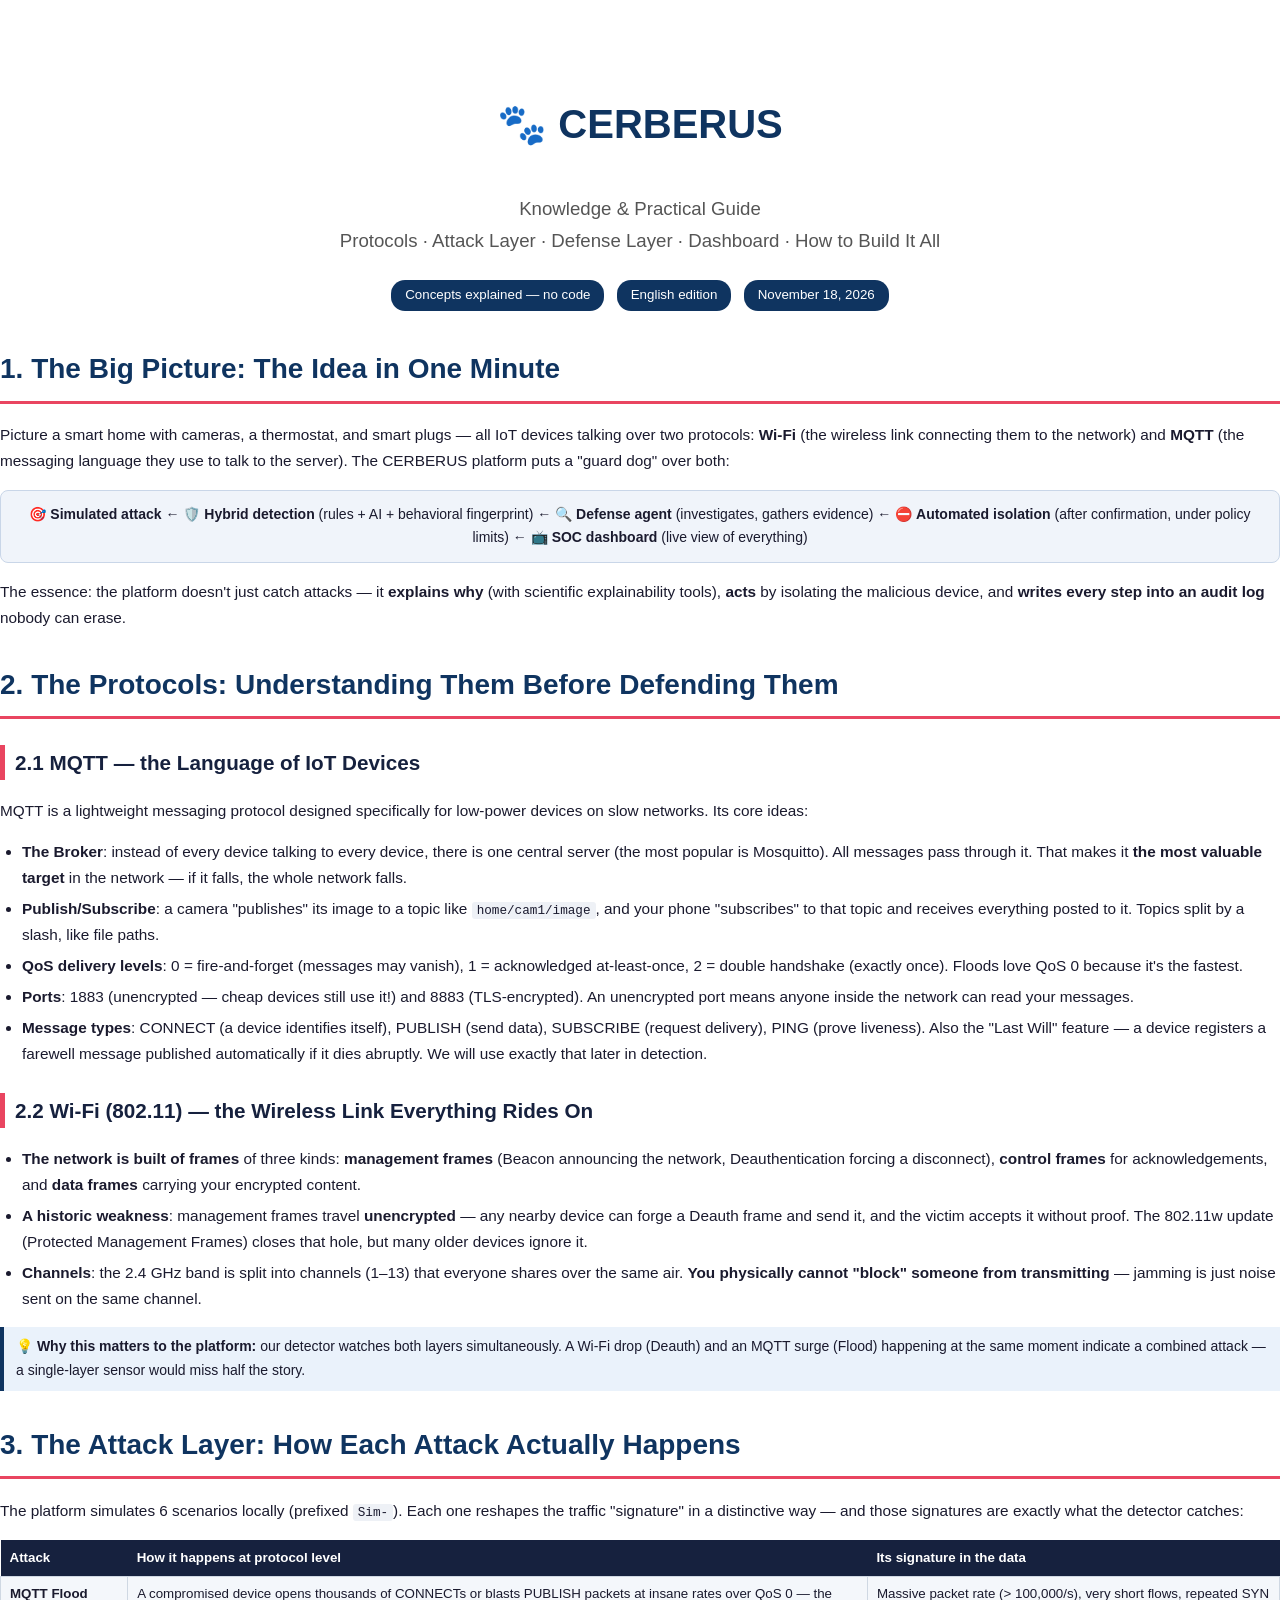
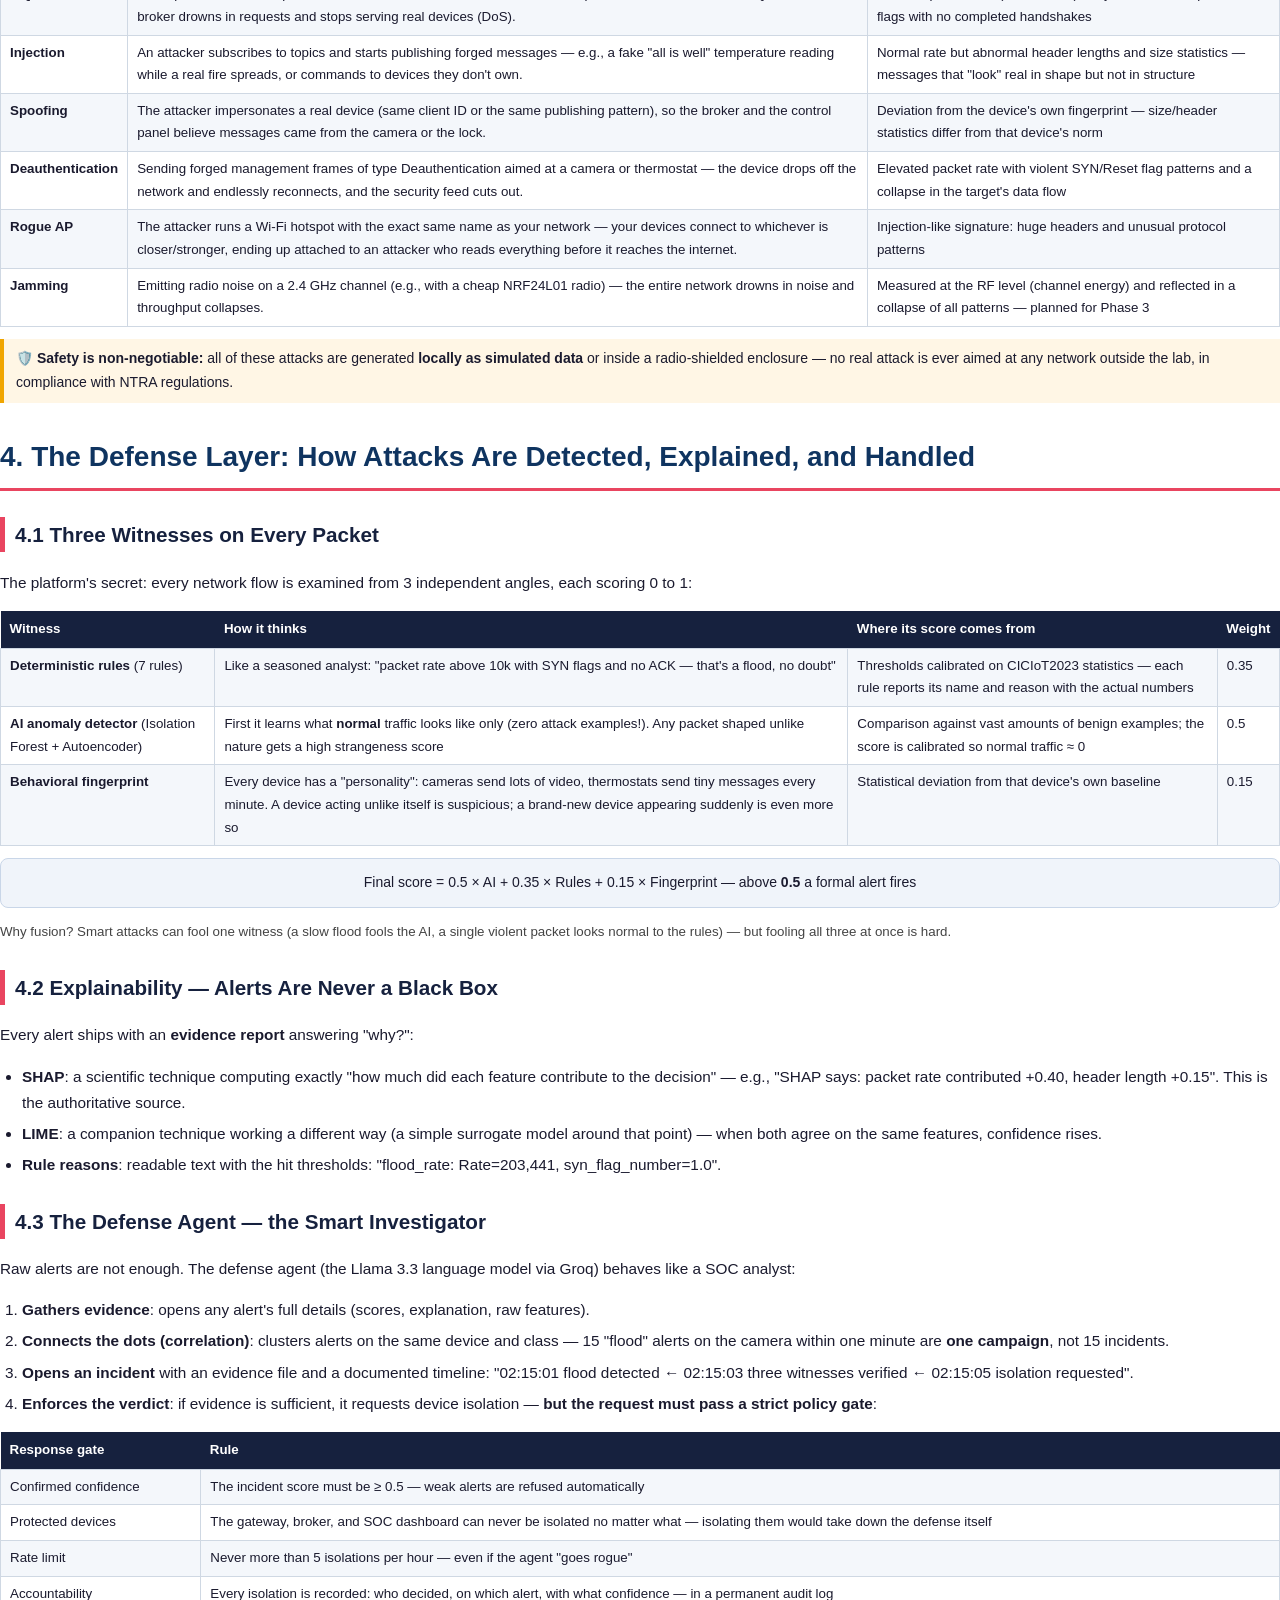
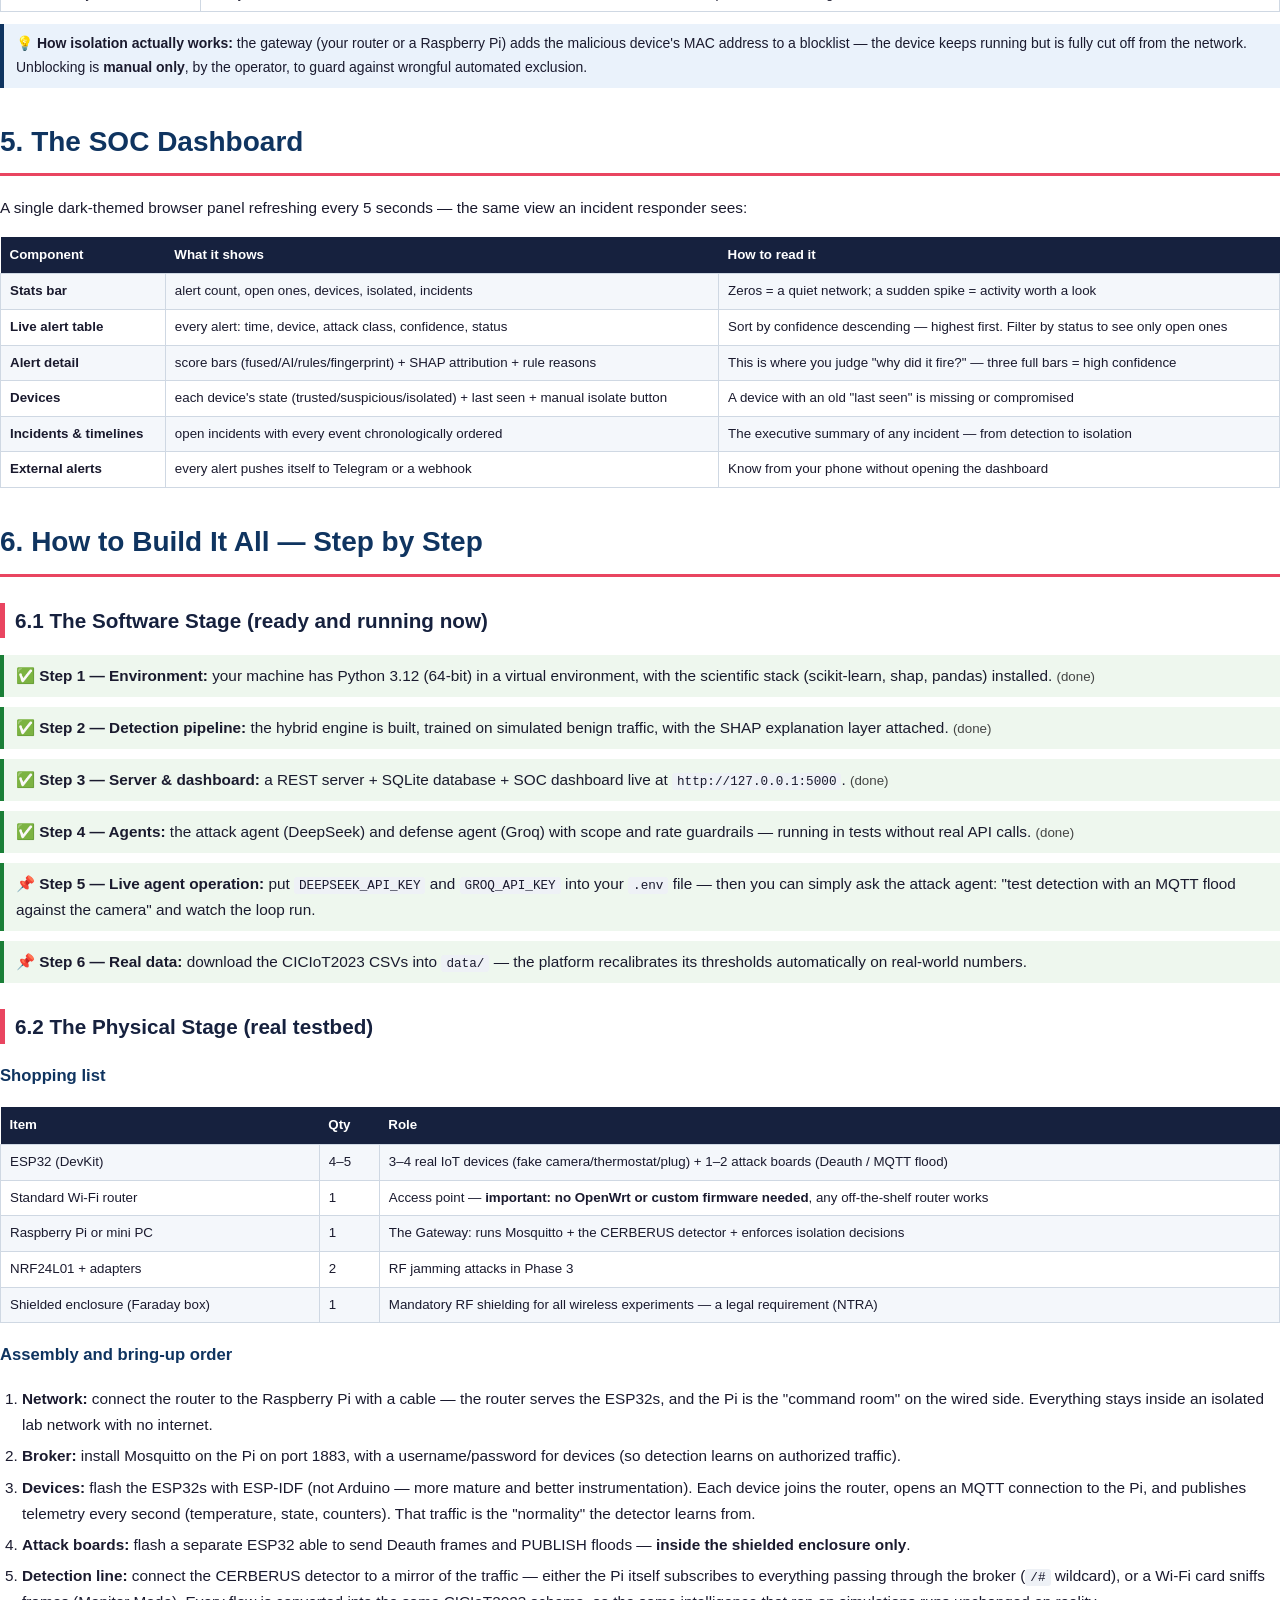
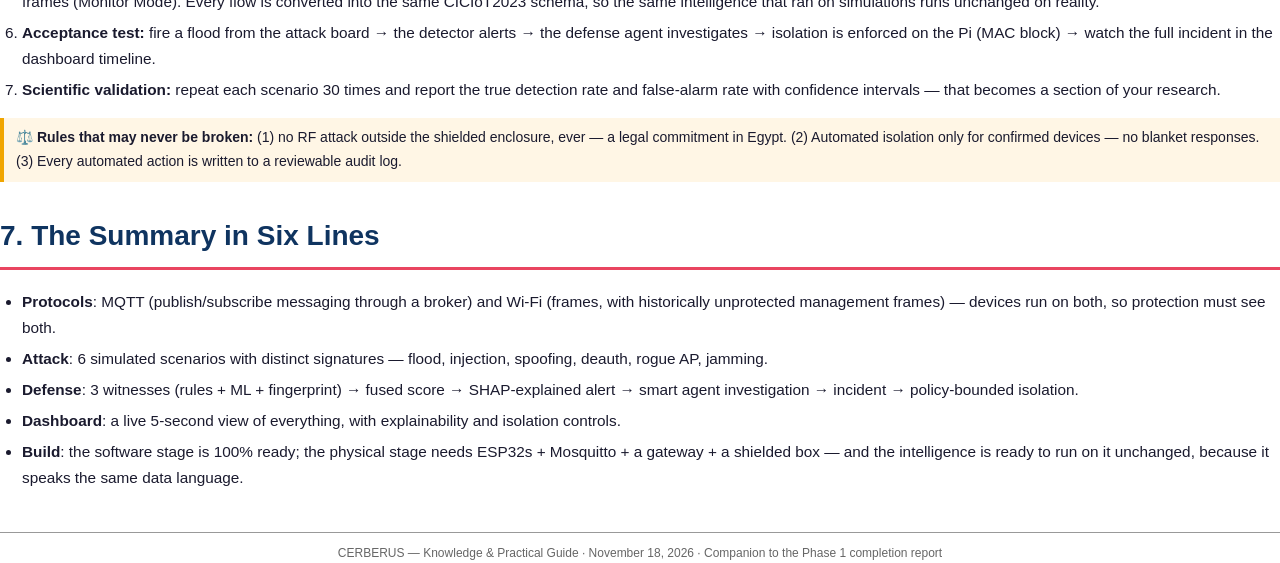
<file: Rozan/docs/2026-11-18_cerberus-concepts-guide-en.html>
<!DOCTYPE html>
<html lang="en">
<head>
<meta charset="UTF-8">
<title>CERBERUS — Knowledge Guide: Protocols, Attack, Defense &amp; Dashboard</title>
<style>
  @page { size: A4; margin: 18mm 16mm; }
  body { font-family: "Segoe UI", Tahoma, Arial, sans-serif; font-size: 11.5pt; line-height: 1.7; color: #1a1a2e; margin: 0; }
  h1 { font-size: 21pt; color: #0f3460; border-bottom: 3px solid #e94560; padding-bottom: 8px; margin-top: 30px; }
  h2 { font-size: 15.5pt; color: #16213e; border-left: 5px solid #e94560; padding-left: 10px; margin-top: 26px; }
  h3 { font-size: 12.5pt; color: #0f3460; margin-top: 18px; }
  table { border-collapse: collapse; width: 100%; margin: 12px 0; font-size: 10pt; }
  th { background: #16213e; color: #fff; padding: 7px 9px; text-align: left; }
  td { border: 1px solid #cfd8e3; padding: 6px 9px; vertical-align: top; }
  tr:nth-child(even) td { background: #f4f7fb; }
  .flow { background: #f0f4fa; border: 1px solid #c9d6e8; border-radius: 8px; padding: 12px 16px; margin: 12px 0; font-size: 10.5pt; text-align: center; }
  .warn { background: #fff6e5; border-left: 4px solid #f0a500; padding: 8px 12px; margin: 10px 0; font-size: 10.5pt; }
  .tip { background: #eaf2fb; border-left: 4px solid #0f3460; padding: 8px 12px; margin: 10px 0; font-size: 10.5pt; }
  .cover { text-align: center; padding-top: 60px; }
  .cover h1 { border: none; font-size: 30pt; }
  .cover .sub { font-size: 14pt; color: #555; }
  .badge { display: inline-block; background: #0f3460; color: #fff; padding: 4px 14px; border-radius: 14px; font-size: 10pt; margin: 4px; }
  ul, ol { padding-left: 22px; }
  li { margin-bottom: 5px; }
  .step { background: #eef7ee; border-left: 4px solid #1a7f37; padding: 8px 12px; margin: 10px 0; }
  .footer { margin-top: 40px; padding-top: 10px; border-top: 1px solid #999; font-size: 9pt; color: #666; text-align: center; }
  .mini { font-size: 10pt; color: #444; }
  code { background: #eef1f6; padding: 1px 5px; border-radius: 3px; font-family: Consolas, monospace; font-size: 9.5pt; }
</style>
</head>
<body>

<div class="cover">
  <h1>🐾 CERBERUS</h1>
  <div class="sub">Knowledge &amp; Practical Guide<br>Protocols · Attack Layer · Defense Layer · Dashboard · How to Build It All</div>
  <div style="margin-top:20px;">
    <span class="badge">Concepts explained — no code</span>
    <span class="badge">English edition</span>
    <span class="badge">November 18, 2026</span>
  </div>
</div>

<h1>1. The Big Picture: The Idea in One Minute</h1>
<p>Picture a smart home with cameras, a thermostat, and smart plugs — all IoT devices talking over two protocols: <b>Wi-Fi</b> (the wireless link connecting them to the network) and <b>MQTT</b> (the messaging language they use to talk to the server). The CERBERUS platform puts a "guard dog" over both:</p>
<div class="flow">🎯 <b>Simulated attack</b> ← 🛡️ <b>Hybrid detection</b> (rules + AI + behavioral fingerprint) ← 🔍 <b>Defense agent</b> (investigates, gathers evidence) ← ⛔ <b>Automated isolation</b> (after confirmation, under policy limits) ← 📺 <b>SOC dashboard</b> (live view of everything)</div>
<p>The essence: the platform doesn't just catch attacks — it <b>explains why</b> (with scientific explainability tools), <b>acts</b> by isolating the malicious device, and <b>writes every step into an audit log</b> nobody can erase.</p>

<h1>2. The Protocols: Understanding Them Before Defending Them</h1>

<h2>2.1 MQTT — the Language of IoT Devices</h2>
<p>MQTT is a lightweight messaging protocol designed specifically for low-power devices on slow networks. Its core ideas:</p>
<ul>
  <li><b>The Broker</b>: instead of every device talking to every device, there is one central server (the most popular is Mosquitto). All messages pass through it. That makes it <b>the most valuable target</b> in the network — if it falls, the whole network falls.</li>
  <li><b>Publish/Subscribe</b>: a camera "publishes" its image to a topic like <code>home/cam1/image</code>, and your phone "subscribes" to that topic and receives everything posted to it. Topics split by a slash, like file paths.</li>
  <li><b>QoS delivery levels</b>: 0 = fire-and-forget (messages may vanish), 1 = acknowledged at-least-once, 2 = double handshake (exactly once). Floods love QoS 0 because it's the fastest.</li>
  <li><b>Ports</b>: 1883 (unencrypted — cheap devices still use it!) and 8883 (TLS-encrypted). An unencrypted port means anyone inside the network can read your messages.</li>
  <li><b>Message types</b>: CONNECT (a device identifies itself), PUBLISH (send data), SUBSCRIBE (request delivery), PING (prove liveness). Also the "Last Will" feature — a device registers a farewell message published automatically if it dies abruptly. We will use exactly that later in detection.</li>
</ul>

<h2>2.2 Wi-Fi (802.11) — the Wireless Link Everything Rides On</h2>
<ul>
  <li><b>The network is built of frames</b> of three kinds: <b>management frames</b> (Beacon announcing the network, Deauthentication forcing a disconnect), <b>control frames</b> for acknowledgements, and <b>data frames</b> carrying your encrypted content.</li>
  <li><b>A historic weakness</b>: management frames travel <b>unencrypted</b> — any nearby device can forge a Deauth frame and send it, and the victim accepts it without proof. The 802.11w update (Protected Management Frames) closes that hole, but many older devices ignore it.</li>
  <li><b>Channels</b>: the 2.4&nbsp;GHz band is split into channels (1–13) that everyone shares over the same air. <b>You physically cannot "block" someone from transmitting</b> — jamming is just noise sent on the same channel.</li>
</ul>
<div class="tip">💡 <b>Why this matters to the platform:</b> our detector watches both layers simultaneously. A Wi-Fi drop (Deauth) and an MQTT surge (Flood) happening at the same moment indicate a combined attack — a single-layer sensor would miss half the story.</div>

<h1>3. The Attack Layer: How Each Attack Actually Happens</h1>
<p>The platform simulates 6 scenarios locally (prefixed <code>Sim-</code>). Each one reshapes the traffic "signature" in a distinctive way — and those signatures are exactly what the detector catches:</p>

<table>
  <tr><th>Attack</th><th>How it happens at protocol level</th><th>Its signature in the data</th></tr>
  <tr><td><b>MQTT Flood</b></td><td>A compromised device opens thousands of CONNECTs or blasts PUBLISH packets at insane rates over QoS 0 — the broker drowns in requests and stops serving real devices (DoS).</td><td>Massive packet rate (&gt; 100,000/s), very short flows, repeated SYN flags with no completed handshakes</td></tr>
  <tr><td><b>Injection</b></td><td>An attacker subscribes to topics and starts publishing forged messages — e.g., a fake "all is well" temperature reading while a real fire spreads, or commands to devices they don't own.</td><td>Normal rate but abnormal header lengths and size statistics — messages that "look" real in shape but not in structure</td></tr>
  <tr><td><b>Spoofing</b></td><td>The attacker impersonates a real device (same client ID or the same publishing pattern), so the broker and the control panel believe messages came from the camera or the lock.</td><td>Deviation from the device's own fingerprint — size/header statistics differ from that device's norm</td></tr>
  <tr><td><b>Deauthentication</b></td><td>Sending forged management frames of type Deauthentication aimed at a camera or thermostat — the device drops off the network and endlessly reconnects, and the security feed cuts out.</td><td>Elevated packet rate with violent SYN/Reset flag patterns and a collapse in the target's data flow</td></tr>
  <tr><td><b>Rogue AP</b></td><td>The attacker runs a Wi-Fi hotspot with the exact same name as your network — your devices connect to whichever is closer/stronger, ending up attached to an attacker who reads everything before it reaches the internet.</td><td>Injection-like signature: huge headers and unusual protocol patterns</td></tr>
  <tr><td><b>Jamming</b></td><td>Emitting radio noise on a 2.4&nbsp;GHz channel (e.g., with a cheap NRF24L01 radio) — the entire network drowns in noise and throughput collapses.</td><td>Measured at the RF level (channel energy) and reflected in a collapse of all patterns — planned for Phase 3</td></tr>
</table>
<div class="warn">🛡️ <b>Safety is non-negotiable:</b> all of these attacks are generated <b>locally as simulated data</b> or inside a radio-shielded enclosure — no real attack is ever aimed at any network outside the lab, in compliance with NTRA regulations.</div>

<h1>4. The Defense Layer: How Attacks Are Detected, Explained, and Handled</h1>

<h2>4.1 Three Witnesses on Every Packet</h2>
<p>The platform's secret: every network flow is examined from 3 independent angles, each scoring 0 to 1:</p>
<table>
  <tr><th>Witness</th><th>How it thinks</th><th>Where its score comes from</th><th>Weight</th></tr>
  <tr><td><b>Deterministic rules</b> (7 rules)</td><td>Like a seasoned analyst: "packet rate above 10k with SYN flags and no ACK — that's a flood, no doubt"</td><td>Thresholds calibrated on CICIoT2023 statistics — each rule reports its name and reason with the actual numbers</td><td>0.35</td></tr>
  <tr><td><b>AI anomaly detector</b> (Isolation Forest + Autoencoder)</td><td>First it learns what <b>normal</b> traffic looks like only (zero attack examples!). Any packet shaped unlike nature gets a high strangeness score</td><td>Comparison against vast amounts of benign examples; the score is calibrated so normal traffic ≈ 0</td><td>0.5</td></tr>
  <tr><td><b>Behavioral fingerprint</b></td><td>Every device has a "personality": cameras send lots of video, thermostats send tiny messages every minute. A device acting unlike itself is suspicious; a brand-new device appearing suddenly is even more so</td><td>Statistical deviation from that device's own baseline</td><td>0.15</td></tr>
</table>
<div class="flow">Final score = 0.5 × AI + 0.35 × Rules + 0.15 × Fingerprint — above <b>0.5</b> a formal alert fires</div>
<p class="mini">Why fusion? Smart attacks can fool one witness (a slow flood fools the AI, a single violent packet looks normal to the rules) — but fooling all three at once is hard.</p>

<h2>4.2 Explainability — Alerts Are Never a Black Box</h2>
<p>Every alert ships with an <b>evidence report</b> answering "why?":</p>
<ul>
  <li><b>SHAP</b>: a scientific technique computing exactly "how much did each feature contribute to the decision" — e.g., "SHAP says: packet rate contributed +0.40, header length +0.15". This is the authoritative source.</li>
  <li><b>LIME</b>: a companion technique working a different way (a simple surrogate model around that point) — when both agree on the same features, confidence rises.</li>
  <li><b>Rule reasons</b>: readable text with the hit thresholds: "flood_rate: Rate=203,441, syn_flag_number=1.0".</li>
</ul>

<h2>4.3 The Defense Agent — the Smart Investigator</h2>
<p>Raw alerts are not enough. The defense agent (the Llama 3.3 language model via Groq) behaves like a SOC analyst:</p>
<ol>
  <li><b>Gathers evidence</b>: opens any alert's full details (scores, explanation, raw features).</li>
  <li><b>Connects the dots (correlation)</b>: clusters alerts on the same device and class — 15 "flood" alerts on the camera within one minute are <b>one campaign</b>, not 15 incidents.</li>
  <li><b>Opens an incident</b> with an evidence file and a documented timeline: "02:15:01 flood detected ← 02:15:03 three witnesses verified ← 02:15:05 isolation requested".</li>
  <li><b>Enforces the verdict</b>: if evidence is sufficient, it requests device isolation — <b>but the request must pass a strict policy gate</b>:</li>
</ol>
<table>
  <tr><th>Response gate</th><th>Rule</th></tr>
  <tr><td>Confirmed confidence</td><td>The incident score must be ≥ 0.5 — weak alerts are refused automatically</td></tr>
  <tr><td>Protected devices</td><td>The gateway, broker, and SOC dashboard can never be isolated no matter what — isolating them would take down the defense itself</td></tr>
  <tr><td>Rate limit</td><td>Never more than 5 isolations per hour — even if the agent "goes rogue"</td></tr>
  <tr><td>Accountability</td><td>Every isolation is recorded: who decided, on which alert, with what confidence — in a permanent audit log</td></tr>
</table>
<div class="tip">💡 <b>How isolation actually works:</b> the gateway (your router or a Raspberry Pi) adds the malicious device's MAC address to a blocklist — the device keeps running but is fully cut off from the network. Unblocking is <b>manual only</b>, by the operator, to guard against wrongful automated exclusion.</div>

<h1>5. The SOC Dashboard</h1>
<p>A single dark-themed browser panel refreshing every 5 seconds — the same view an incident responder sees:</p>
<table>
  <tr><th>Component</th><th>What it shows</th><th>How to read it</th></tr>
  <tr><td><b>Stats bar</b></td><td>alert count, open ones, devices, isolated, incidents</td><td>Zeros = a quiet network; a sudden spike = activity worth a look</td></tr>
  <tr><td><b>Live alert table</b></td><td>every alert: time, device, attack class, confidence, status</td><td>Sort by confidence descending — highest first. Filter by status to see only open ones</td></tr>
  <tr><td><b>Alert detail</b></td><td>score bars (fused/AI/rules/fingerprint) + SHAP attribution + rule reasons</td><td>This is where you judge "why did it fire?" — three full bars = high confidence</td></tr>
  <tr><td><b>Devices</b></td><td>each device's state (trusted/suspicious/isolated) + last seen + manual isolate button</td><td>A device with an old "last seen" is missing or compromised</td></tr>
  <tr><td><b>Incidents &amp; timelines</b></td><td>open incidents with every event chronologically ordered</td><td>The executive summary of any incident — from detection to isolation</td></tr>
  <tr><td><b>External alerts</b></td><td>every alert pushes itself to Telegram or a webhook</td><td>Know from your phone without opening the dashboard</td></tr>
</table>

<h1>6. How to Build It All — Step by Step</h1>

<h2>6.1 The Software Stage (ready and running now)</h2>
<div class="step">✅ <b>Step 1 — Environment:</b> your machine has Python 3.12 (64-bit) in a virtual environment, with the scientific stack (scikit-learn, shap, pandas) installed. <span class="mini">(done)</span></div>
<div class="step">✅ <b>Step 2 — Detection pipeline:</b> the hybrid engine is built, trained on simulated benign traffic, with the SHAP explanation layer attached. <span class="mini">(done)</span></div>
<div class="step">✅ <b>Step 3 — Server &amp; dashboard:</b> a REST server + SQLite database + SOC dashboard live at <code>http://127.0.0.1:5000</code>. <span class="mini">(done)</span></div>
<div class="step">✅ <b>Step 4 — Agents:</b> the attack agent (DeepSeek) and defense agent (Groq) with scope and rate guardrails — running in tests without real API calls. <span class="mini">(done)</span></div>
<div class="step">📌 <b>Step 5 — Live agent operation:</b> put <code>DEEPSEEK_API_KEY</code> and <code>GROQ_API_KEY</code> into your <code>.env</code> file — then you can simply ask the attack agent: "test detection with an MQTT flood against the camera" and watch the loop run.</div>
<div class="step">📌 <b>Step 6 — Real data:</b> download the CICIoT2023 CSVs into <code>data/</code> — the platform recalibrates its thresholds automatically on real-world numbers.</div>

<h2>6.2 The Physical Stage (real testbed)</h2>
<h3>Shopping list</h3>
<table>
  <tr><th>Item</th><th>Qty</th><th>Role</th></tr>
  <tr><td>ESP32 (DevKit)</td><td>4–5</td><td>3–4 real IoT devices (fake camera/thermostat/plug) + 1–2 attack boards (Deauth / MQTT flood)</td></tr>
  <tr><td>Standard Wi-Fi router</td><td>1</td><td>Access point — <b>important: no OpenWrt or custom firmware needed</b>, any off-the-shelf router works</td></tr>
  <tr><td>Raspberry Pi or mini PC</td><td>1</td><td>The Gateway: runs Mosquitto + the CERBERUS detector + enforces isolation decisions</td></tr>
  <tr><td>NRF24L01 + adapters</td><td>2</td><td>RF jamming attacks in Phase 3</td></tr>
  <tr><td>Shielded enclosure (Faraday box)</td><td>1</td><td>Mandatory RF shielding for all wireless experiments — a legal requirement (NTRA)</td></tr>
</table>
<h3>Assembly and bring-up order</h3>
<ol>
  <li><b>Network:</b> connect the router to the Raspberry Pi with a cable — the router serves the ESP32s, and the Pi is the "command room" on the wired side. Everything stays inside an isolated lab network with no internet.</li>
  <li><b>Broker:</b> install Mosquitto on the Pi on port 1883, with a username/password for devices (so detection learns on authorized traffic).</li>
  <li><b>Devices:</b> flash the ESP32s with ESP-IDF (not Arduino — more mature and better instrumentation). Each device joins the router, opens an MQTT connection to the Pi, and publishes telemetry every second (temperature, state, counters). That traffic is the "normality" the detector learns from.</li>
  <li><b>Attack boards:</b> flash a separate ESP32 able to send Deauth frames and PUBLISH floods — <b>inside the shielded enclosure only</b>.</li>
  <li><b>Detection line:</b> connect the CERBERUS detector to a mirror of the traffic — either the Pi itself subscribes to everything passing through the broker (<code>/#</code> wildcard), or a Wi-Fi card sniffs frames (Monitor Mode). Every flow is converted into the same CICIoT2023 schema, so the same intelligence that ran on simulations runs unchanged on reality.</li>
  <li><b>Acceptance test:</b> fire a flood from the attack board → the detector alerts → the defense agent investigates → isolation is enforced on the Pi (MAC block) → watch the full incident in the dashboard timeline.</li>
  <li><b>Scientific validation:</b> repeat each scenario 30 times and report the true detection rate and false-alarm rate with confidence intervals — that becomes a section of your research.</li>
</ol>
<div class="warn">⚖️ <b>Rules that may never be broken:</b> (1) no RF attack outside the shielded enclosure, ever — a legal commitment in Egypt. (2) Automated isolation only for confirmed devices — no blanket responses. (3) Every automated action is written to a reviewable audit log.</div>

<h1>7. The Summary in Six Lines</h1>
<ul>
  <li><b>Protocols</b>: MQTT (publish/subscribe messaging through a broker) and Wi-Fi (frames, with historically unprotected management frames) — devices run on both, so protection must see both.</li>
  <li><b>Attack</b>: 6 simulated scenarios with distinct signatures — flood, injection, spoofing, deauth, rogue AP, jamming.</li>
  <li><b>Defense</b>: 3 witnesses (rules + ML + fingerprint) → fused score → SHAP-explained alert → smart agent investigation → incident → policy-bounded isolation.</li>
  <li><b>Dashboard</b>: a live 5-second view of everything, with explainability and isolation controls.</li>
  <li><b>Build</b>: the software stage is 100% ready; the physical stage needs ESP32s + Mosquitto + a gateway + a shielded box — and the intelligence is ready to run on it unchanged, because it speaks the same data language.</li>
</ul>

<div class="footer">CERBERUS — Knowledge &amp; Practical Guide · November 18, 2026 · Companion to the Phase 1 completion report</div>

</body>
</html>
</file>
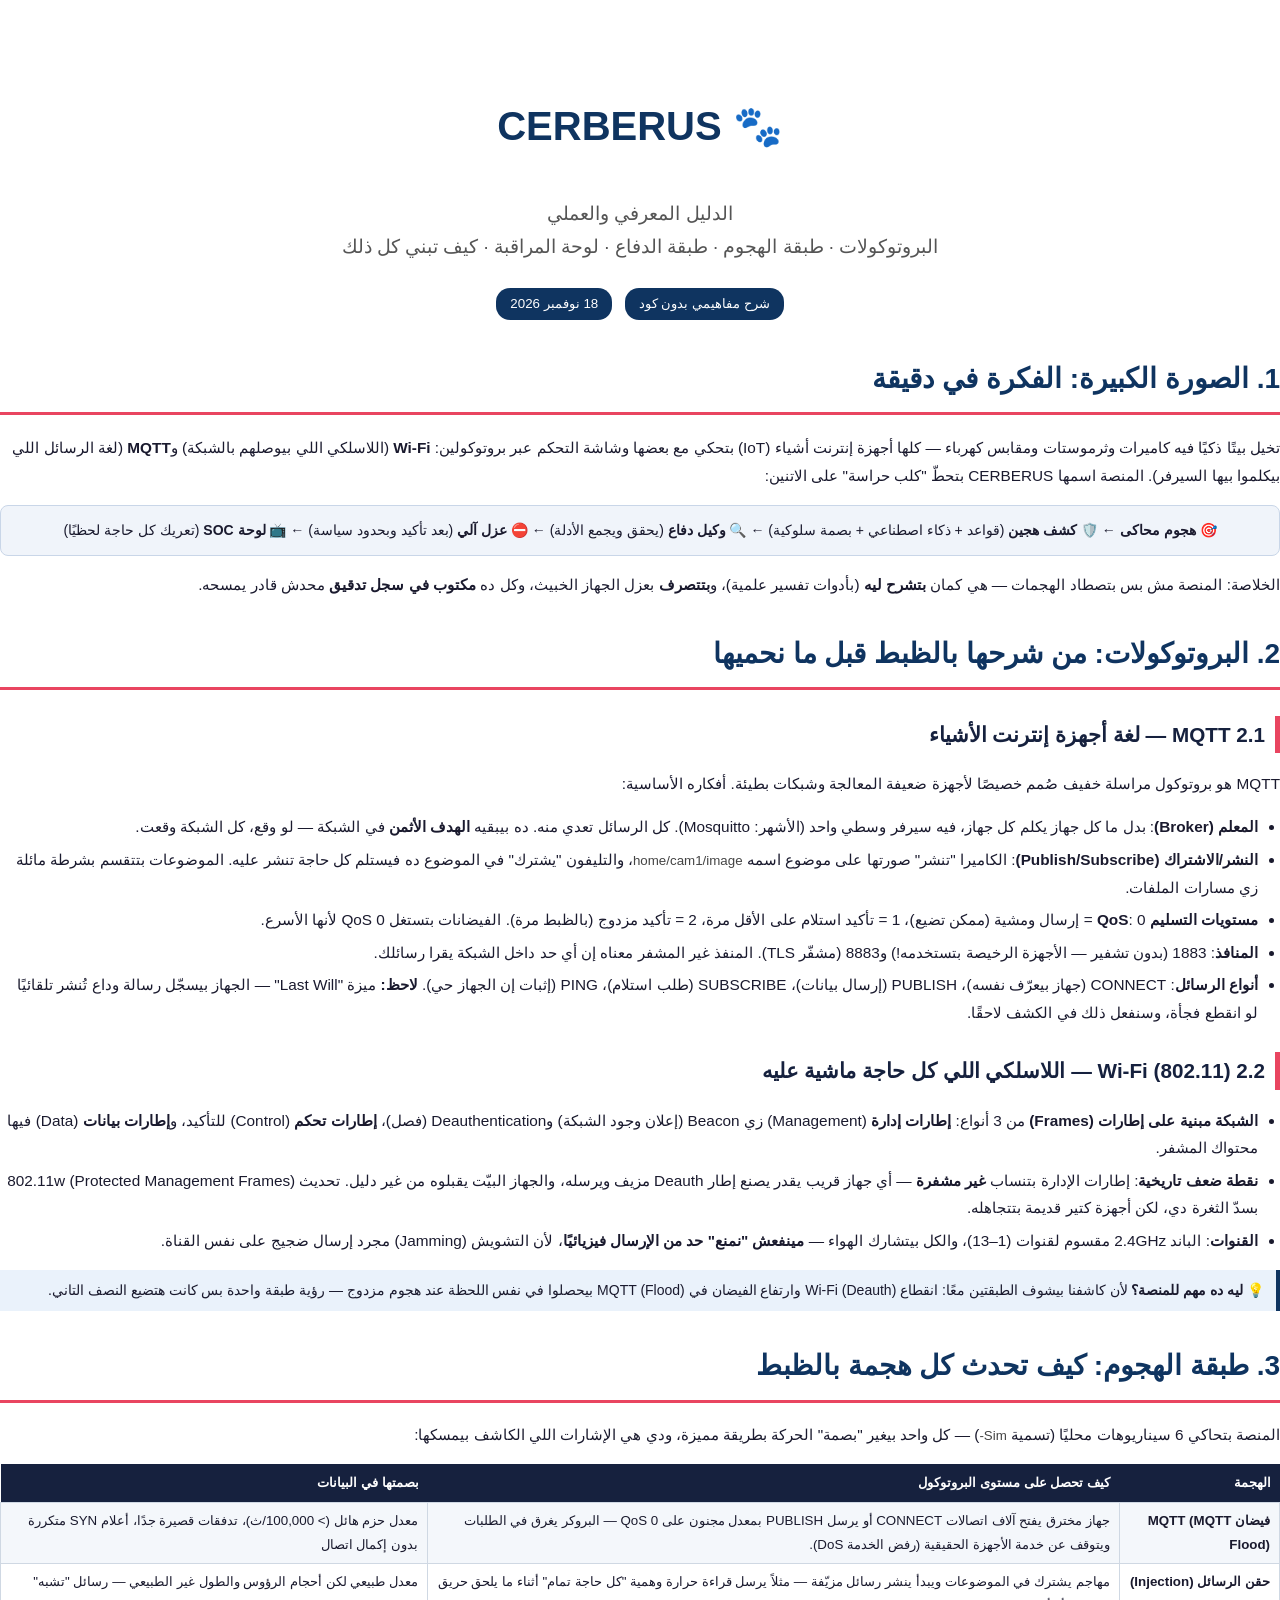
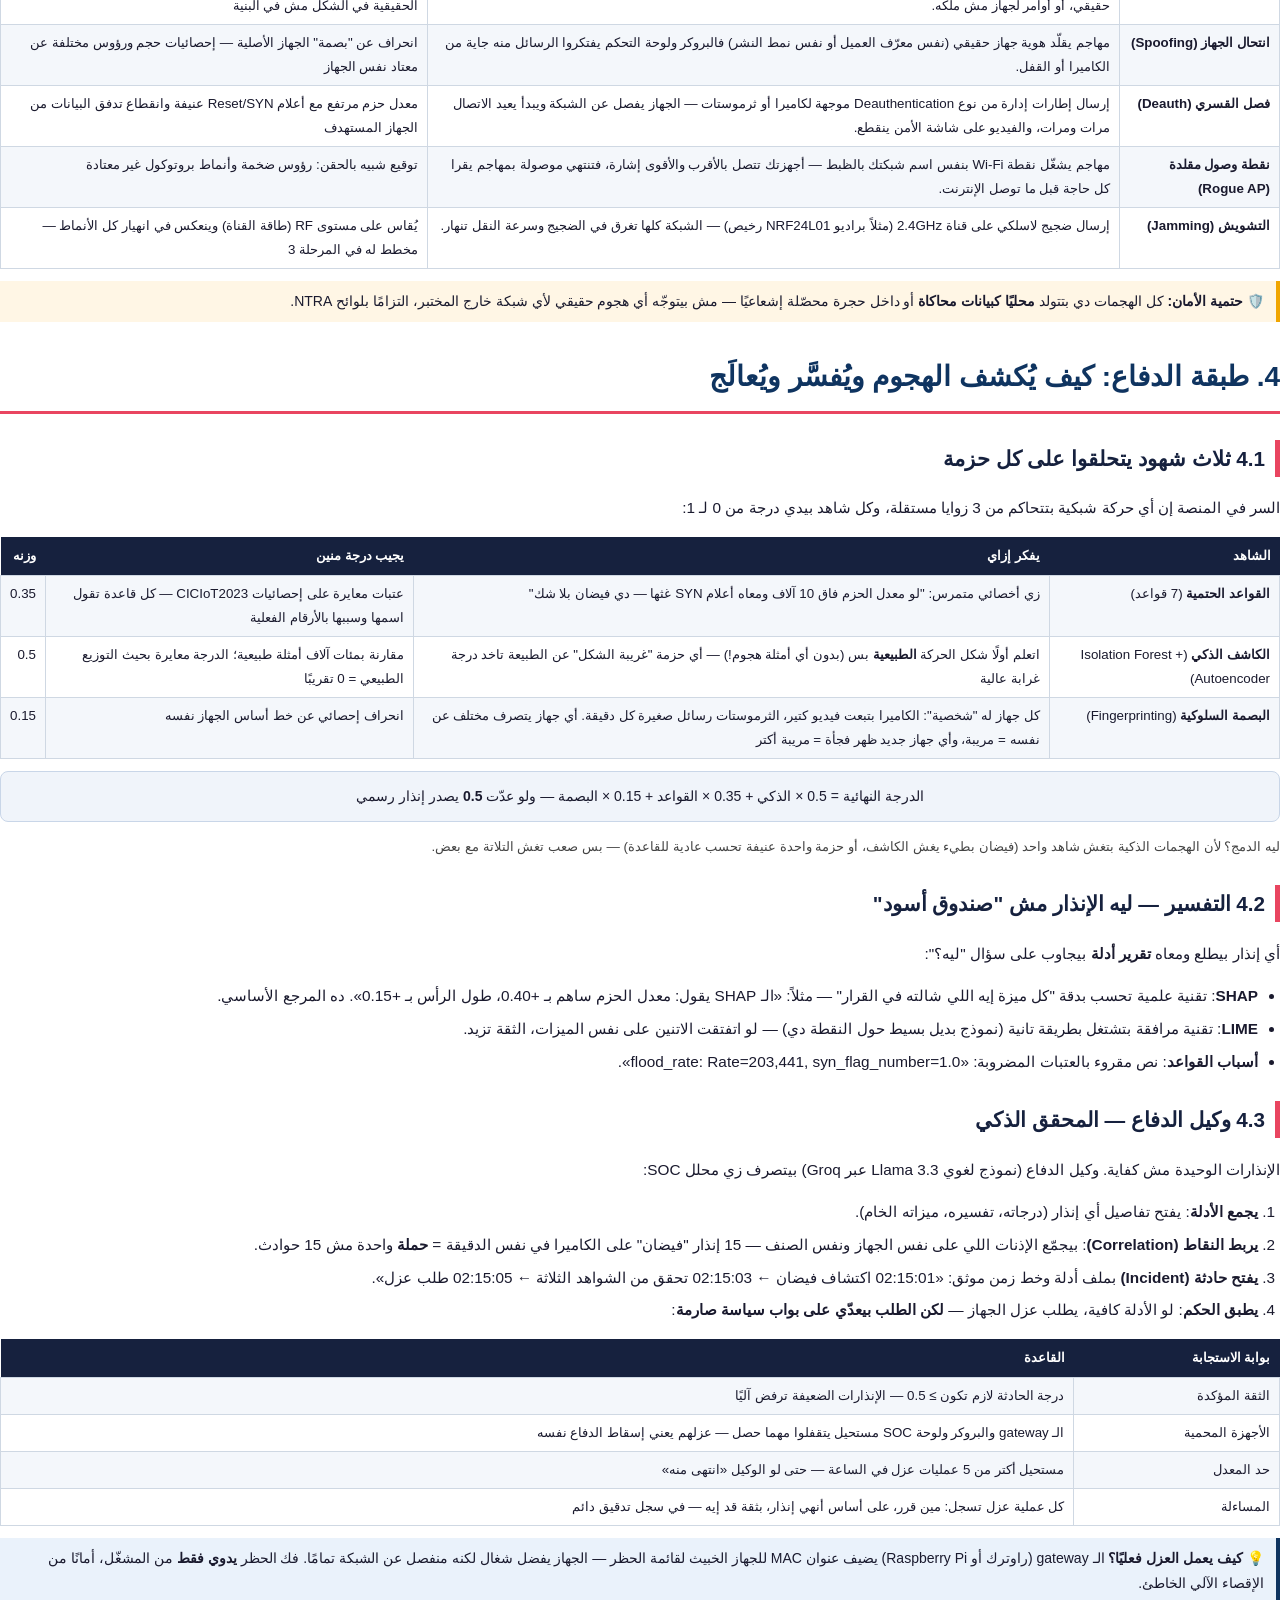
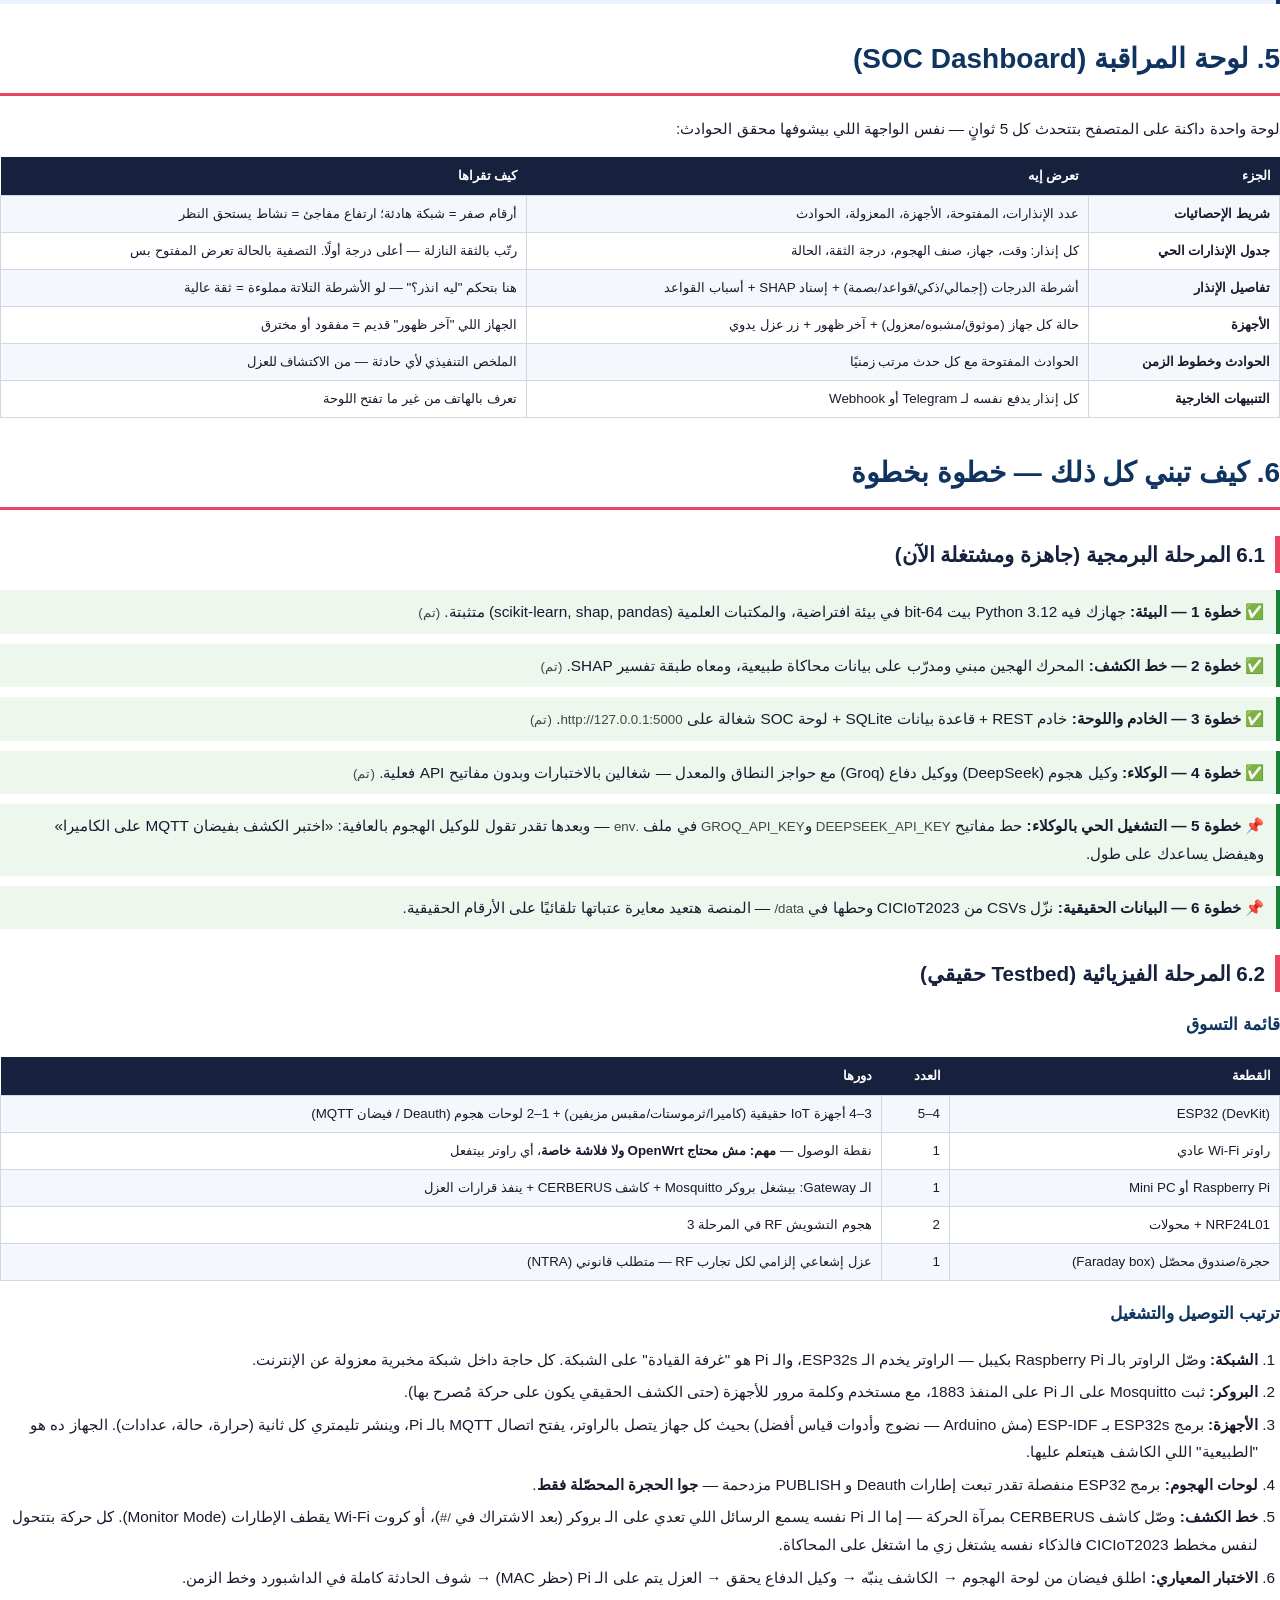
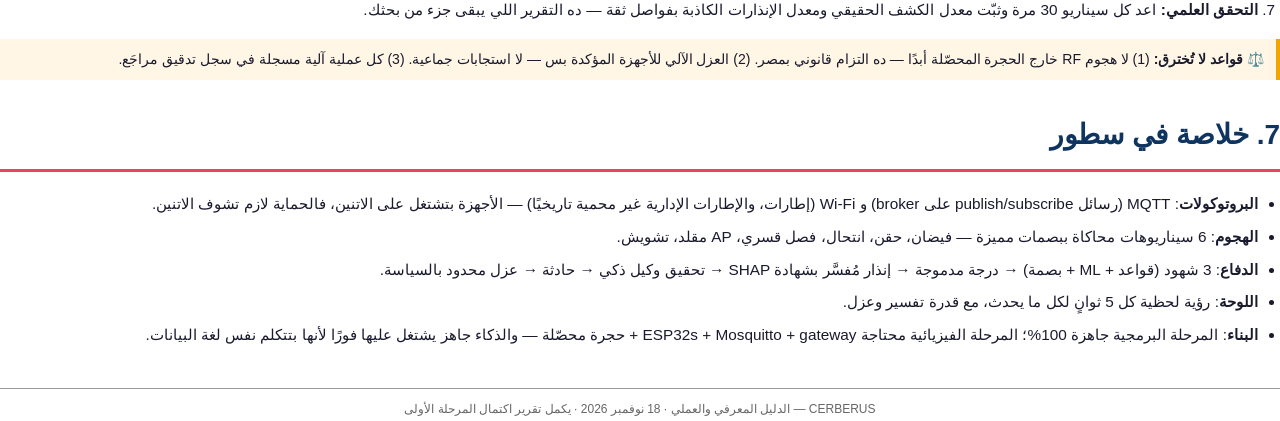
<file: Rozan/docs/2026-11-18_cerberus-concepts-guide.html>
<!DOCTYPE html>
<html lang="ar" dir="rtl">
<head>
<meta charset="UTF-8">
<title>CERBERUS — الدليل المعرفي: البروتوكولات والهجوم والدفاع ولوحة المراقبة</title>
<style>
  @page { size: A4; margin: 18mm 16mm; }
  body { font-family: "Segoe UI", Tahoma, Arial, sans-serif; font-size: 11.5pt; line-height: 1.8; color: #1a1a2e; margin: 0; }
  h1 { font-size: 21pt; color: #0f3460; border-bottom: 3px solid #e94560; padding-bottom: 8px; margin-top: 30px; }
  h2 { font-size: 15.5pt; color: #16213e; border-inline-start: 5px solid #e94560; padding-inline-start: 10px; margin-top: 26px; }
  h3 { font-size: 12.5pt; color: #0f3460; margin-top: 18px; }
  table { border-collapse: collapse; width: 100%; margin: 12px 0; font-size: 10pt; }
  th { background: #16213e; color: #fff; padding: 7px 9px; text-align: right; }
  td { border: 1px solid #cfd8e3; padding: 6px 9px; vertical-align: top; }
  tr:nth-child(even) td { background: #f4f7fb; }
  .flow { background: #f0f4fa; border: 1px solid #c9d6e8; border-radius: 8px; padding: 12px 16px; margin: 12px 0; font-size: 10.5pt; text-align: center; }
  .warn { background: #fff6e5; border-inline-start: 4px solid #f0a500; padding: 8px 12px; margin: 10px 0; font-size: 10.5pt; }
  .tip { background: #eaf2fb; border-inline-start: 4px solid #0f3460; padding: 8px 12px; margin: 10px 0; font-size: 10.5pt; }
  .cover { text-align: center; padding-top: 60px; }
  .cover h1 { border: none; font-size: 30pt; }
  .cover .sub { font-size: 14pt; color: #555; }
  .badge { display: inline-block; background: #0f3460; color: #fff; padding: 4px 14px; border-radius: 14px; font-size: 10pt; margin: 4px; }
  ul, ol { padding-inline-start: 22px; }
  li { margin-bottom: 5px; }
  .step { background: #eef7ee; border-inline-start: 4px solid #1a7f37; padding: 8px 12px; margin: 10px 0; }
  .footer { margin-top: 40px; padding-top: 10px; border-top: 1px solid #999; font-size: 9pt; color: #666; text-align: center; }
  .mini { font-size: 10pt; color: #444; }
</style>
</head>
<body>

<div class="cover">
  <h1>🐾 CERBERUS</h1>
  <div class="sub">الدليل المعرفي والعملي<br>البروتوكولات · طبقة الهجوم · طبقة الدفاع · لوحة المراقبة · كيف تبني كل ذلك</div>
  <div style="margin-top:20px;">
    <span class="badge">شرح مفاهيمي بدون كود</span>
    <span class="badge">18 نوفمبر 2026</span>
  </div>
</div>

<h1>1. الصورة الكبيرة: الفكرة في دقيقة</h1>
<p>تخيل بيتًا ذكيًا فيه كاميرات وثرموستات ومقابس كهرباء — كلها أجهزة إنترنت أشياء (IoT) بتحكي مع بعضها وشاشة التحكم عبر بروتوكولين: <b>Wi-Fi</b> (اللاسلكي اللي بيوصلهم بالشبكة) و<b>MQTT</b> (لغة الرسائل اللي بيكلموا بيها السيرفر). المنصة اسمها CERBERUS بتحطّ "كلب حراسة" على الاتنين:</p>
<div class="flow">🎯 <b>هجوم محاكى</b> ← 🛡️ <b>كشف هجين</b> (قواعد + ذكاء اصطناعي + بصمة سلوكية) ← 🔍 <b>وكيل دفاع</b> (يحقق ويجمع الأدلة) ← ⛔ <b>عزل آلي</b> (بعد تأكيد وبحدود سياسة) ← 📺 <b>لوحة SOC</b> (تعريك كل حاجة لحظيًا)</div>
<p>الخلاصة: المنصة مش بس بتصطاد الهجمات — هي كمان <b>بتشرح ليه</b> (بأدوات تفسير علمية)، و<b>بتتصرف</b> بعزل الجهاز الخبيث، وكل ده <b>مكتوب في سجل تدقيق</b> محدش قادر يمسحه.</p>

<h1>2. البروتوكولات: من شرحها بالظبط قبل ما نحميها</h1>

<h2>2.1 MQTT — لغة أجهزة إنترنت الأشياء</h2>
<p>MQTT هو بروتوكول مراسلة خفيف صُمم خصيصًا لأجهزة ضعيفة المعالجة وشبكات بطيئة. أفكاره الأساسية:</p>
<ul>
  <li><b>المعلم (Broker)</b>: بدل ما كل جهاز يكلم كل جهاز، فيه سيرفر وسطي واحد (الأشهر: Mosquitto). كل الرسائل تعدي منه. ده بيبقيه <b>الهدف الأثمن</b> في الشبكة — لو وقع، كل الشبكة وقعت.</li>
  <li><b>النشر/الاشتراك (Publish/Subscribe)</b>: الكاميرا "تنشر" صورتها على موضوع اسمه <span class="mini">home/cam1/image</span>، والتليفون "يشترك" في الموضوع ده فيستلم كل حاجة تنشر عليه. الموضوعات بتتقسم بشرطة مائلة زي مسارات الملفات.</li>
  <li><b>مستويات التسليم QoS</b>: 0 = إرسال ومشية (ممكن تضيع)، 1 = تأكيد استلام على الأقل مرة، 2 = تأكيد مزدوج (بالظبط مرة). الفيضانات بتستغل QoS 0 لأنها الأسرع.</li>
  <li><b>المنافذ</b>: 1883 (بدون تشفير — الأجهزة الرخيصة بتستخدمه!) و8883 (مشفّر TLS). المنفذ غير المشفر معناه إن أي حد داخل الشبكة يقرا رسائلك.</li>
  <li><b>أنواع الرسائل</b>: CONNECT (جهاز بيعرّف نفسه)، PUBLISH (إرسال بيانات)، SUBSCRIBE (طلب استلام)، PING (إثبات إن الجهاز حي). <b>لاحظ:</b> ميزة "Last Will" — الجهاز بيسجّل رسالة وداع تُنشر تلقائيًا لو انقطع فجأة، وسنفعل ذلك في الكشف لاحقًا.</li>
</ul>

<h2>2.2 Wi-Fi (802.11) — اللاسلكي اللي كل حاجة ماشية عليه</h2>
<ul>
  <li><b>الشبكة مبنية على إطارات (Frames)</b> من 3 أنواع: <b>إطارات إدارة</b> (Management) زي Beacon (إعلان وجود الشبكة) وDeauthentication (فصل)، <b>إطارات تحكم</b> (Control) للتأكيد، و<b>إطارات بيانات</b> (Data) فيها محتواك المشفر.</li>
  <li><b>نقطة ضعف تاريخية</b>: إطارات الإدارة بتنساب <b>غير مشفرة</b> — أي جهاز قريب يقدر يصنع إطار Deauth مزيف ويرسله، والجهاز البيّت يقبلوه من غير دليل. تحديث 802.11w (Protected Management Frames) بسدّ الثغرة دي، لكن أجهزة كتير قديمة بتتجاهله.</li>
  <li><b>القنوات</b>: الباند 2.4GHz مقسوم لقنوات (1–13)، والكل بيتشارك الهواء — <b>مينفعش "نمنع" حد من الإرسال فيزيائيًا</b>، لأن التشويش (Jamming) مجرد إرسال ضجيج على نفس القناة.</li>
</ul>
<div class="tip">💡 <b>ليه ده مهم للمنصة؟</b> لأن كاشفنا بيشوف الطبقتين معًا: انقطاع Wi-Fi (Deauth) وارتفاع الفيضان في MQTT (Flood) بيحصلوا في نفس اللحظة عند هجوم مزدوج — رؤية طبقة واحدة بس كانت هتضيع النصف التاني.</div>

<h1>3. طبقة الهجوم: كيف تحدث كل هجمة بالظبط</h1>
<p>المنصة بتحاكي 6 سيناريوهات محليًا (تسمية <span class="mini">Sim-</span>) — كل واحد بيغير "بصمة" الحركة بطريقة مميزة، ودي هي الإشارات اللي الكاشف بيمسكها:</p>

<table>
  <tr><th>الهجمة</th><th>كيف تحصل على مستوى البروتوكول</th><th>بصمتها في البيانات</th></tr>
  <tr><td><b>فيضان MQTT (MQTT Flood)</b></td><td>جهاز مخترق يفتح آلاف اتصالات CONNECT أو يرسل PUBLISH بمعدل مجنون على QoS 0 — البروكر يغرق في الطلبات ويتوقف عن خدمة الأجهزة الحقيقية (رفض الخدمة DoS).</td><td>معدل حزم هائل (&gt; 100,000/ث)، تدفقات قصيرة جدًا، أعلام SYN متكررة بدون إكمال اتصال</td></tr>
  <tr><td><b>حقن الرسائل (Injection)</b></td><td>مهاجم يشترك في الموضوعات ويبدأ ينشر رسائل مزيّفة — مثلاً يرسل قراءة حرارة وهمية "كل حاجة تمام" أثناء ما يلحق حريق حقيقي، أو أوامر لجهاز مش ملكه.</td><td>معدل طبيعي لكن أحجام الرؤوس والطول غير الطبيعي — رسائل "تشبه" الحقيقية في الشكل مش في البنية</td></tr>
  <tr><td><b>انتحال الجهاز (Spoofing)</b></td><td>مهاجم يقلّد هوية جهاز حقيقي (نفس معرّف العميل أو نفس نمط النشر) فالبروكر ولوحة التحكم يفتكروا الرسائل منه جاية من الكاميرا أو القفل.</td><td>انحراف عن "بصمة" الجهاز الأصلية — إحصائيات حجم ورؤوس مختلفة عن معتاد نفس الجهاز</td></tr>
  <tr><td><b>فصل القسري (Deauth)</b></td><td>إرسال إطارات إدارة من نوع Deauthentication موجهة لكاميرا أو ثرموستات — الجهاز يفصل عن الشبكة ويبدأ يعيد الاتصال مرات ومرات، والفيديو على شاشة الأمن ينقطع.</td><td>معدل حزم مرتفع مع أعلام Reset/SYN عنيفة وانقطاع تدفق البيانات من الجهاز المستهدف</td></tr>
  <tr><td><b>نقطة وصول مقلدة (Rogue AP)</b></td><td>مهاجم يشغّل نقطة Wi-Fi بنفس اسم شبكتك بالظبط — أجهزتك تتصل بالأقرب والأقوى إشارة، فتنتهي موصولة بمهاجم يقرا كل حاجة قبل ما توصل الإنترنت.</td><td>توقيع شبيه بالحقن: رؤوس ضخمة وأنماط بروتوكول غير معتادة</td></tr>
  <tr><td><b>التشويش (Jamming)</b></td><td>إرسال ضجيج لاسلكي على قناة 2.4GHz (مثلاً براديو NRF24L01 رخيص) — الشبكة كلها تغرق في الضجيج وسرعة النقل تنهار.</td><td>يُقاس على مستوى RF (طاقة القناة) وينعكس في انهيار كل الأنماط — مخطط له في المرحلة 3</td></tr>
</table>
<div class="warn">🛡️ <b>حتمية الأمان:</b> كل الهجمات دي بتتولد <b>محليًا كبيانات محاكاة</b> أو داخل حجرة محصّلة إشعاعيًا — مش بيتوجّه أي هجوم حقيقي لأي شبكة خارج المختبر، التزامًا بلوائح NTRA.</div>

<h1>4. طبقة الدفاع: كيف يُكشف الهجوم ويُفسَّر ويُعالَج</h1>

<h2>4.1 ثلاث شهود يتحلقوا على كل حزمة</h2>
<p>السر في المنصة إن أي حركة شبكية بتتحاكم من 3 زوايا مستقلة، وكل شاهد بيدي درجة من 0 لـ 1:</p>
<table>
  <tr><th>الشاهد</th><th>يفكر إزاي</th><th>يجيب درجة منين</th><th>وزنه</th></tr>
  <tr><td><b>القواعد الحتمية</b> (7 قواعد)</td><td>زي أخصائي متمرس: "لو معدل الحزم فاق 10 آلاف ومعاه أعلام SYN غثها — دي فيضان بلا شك"</td><td>عتبات معايرة على إحصائيات CICIoT2023 — كل قاعدة تقول اسمها وسببها بالأرقام الفعلية</td><td>0.35</td></tr>
  <tr><td><b>الكاشف الذكي</b> (Isolation Forest + Autoencoder)</td><td>اتعلم أولًا شكل الحركة <b>الطبيعية</b> بس (بدون أي أمثلة هجوم!) — أي حزمة "غريبة الشكل" عن الطبيعة تاخد درجة غرابة عالية</td><td>مقارنة بمئات آلاف أمثلة طبيعية؛ الدرجة معايرة بحيث التوزيع الطبيعي = 0 تقريبًا</td><td>0.5</td></tr>
  <tr><td><b>البصمة السلوكية</b> (Fingerprinting)</td><td>كل جهاز له "شخصية": الكاميرا بتبعت فيديو كتير، الثرموستات رسائل صغيرة كل دقيقة. أي جهاز يتصرف مختلف عن نفسه = مريبة، وأي جهاز جديد ظهر فجأة = مريبة أكتر</td><td>انحراف إحصائي عن خط أساس الجهاز نفسه</td><td>0.15</td></tr>
</table>
<div class="flow">الدرجة النهائية = 0.5 × الذكي + 0.35 × القواعد + 0.15 × البصمة — ولو عدّت <b>0.5</b> يصدر إنذار رسمي</div>
<p class="mini">ليه الدمج؟ لأن الهجمات الذكية بتغش شاهد واحد (فيضان بطيء يغش الكاشف، أو حزمة واحدة عنيفة تحسب عادية للقاعدة) — بس صعب تغش التلاتة مع بعض.</p>

<h2>4.2 التفسير — ليه الإنذار مش "صندوق أسود"</h2>
<p>أي إنذار بيطلع ومعاه <b>تقرير أدلة</b> بيجاوب على سؤال "ليه؟":</p>
<ul>
  <li><b>SHAP</b>: تقنية علمية تحسب بدقة "كل ميزة إيه اللي شالته في القرار" — مثلاً: «الـ SHAP يقول: معدل الحزم ساهم بـ +0.40، طول الرأس بـ +0.15». ده المرجع الأساسي.</li>
  <li><b>LIME</b>: تقنية مرافقة بتشتغل بطريقة تانية (نموذج بديل بسيط حول النقطة دي) — لو اتفتقت الاتنين على نفس الميزات، الثقة تزيد.</li>
  <li><b>أسباب القواعد</b>: نص مقروء بالعتبات المضروبة: «flood_rate: Rate=203,441, syn_flag_number=1.0».</li>
</ul>

<h2>4.3 وكيل الدفاع — المحقق الذكي</h2>
<p>الإنذارات الوحيدة مش كفاية. وكيل الدفاع (نموذج لغوي Llama 3.3 عبر Groq) بيتصرف زي محلل SOC:</p>
<ol>
  <li><b>يجمع الأدلة</b>: يفتح تفاصيل أي إنذار (درجاته، تفسيره، ميزاته الخام).</li>
  <li><b>يربط النقاط (Correlation)</b>: بيجمّع الإذنات اللي على نفس الجهاز ونفس الصنف — 15 إنذار "فيضان" على الكاميرا في نفس الدقيقة = <b>حملة</b> واحدة مش 15 حوادث.</li>
  <li><b>يفتح حادثة (Incident)</b> بملف أدلة وخط زمن موثق: «02:15:01 اكتشاف فيضان ← 02:15:03 تحقق من الشواهد الثلاثة ← 02:15:05 طلب عزل».</li>
  <li><b>يطبق الحكم</b>: لو الأدلة كافية، يطلب عزل الجهاز — <b>لكن الطلب بيعدّي على بواب سياسة صارمة</b>:</li>
</ol>
<table>
  <tr><th>بوابة الاستجابة</th><th>القاعدة</th></tr>
  <tr><td>الثقة المؤكدة</td><td>درجة الحادثة لازم تكون ≥ 0.5 — الإنذارات الضعيفة ترفض آليًا</td></tr>
  <tr><td>الأجهزة المحمية</td><td>الـ gateway والبروكر ولوحة SOC مستحيل يتقفلوا مهما حصل — عزلهم يعني إسقاط الدفاع نفسه</td></tr>
  <tr><td>حد المعدل</td><td>مستحيل أكتر من 5 عمليات عزل في الساعة — حتى لو الوكيل «انتهى منه»</td></tr>
  <tr><td>المساءلة</td><td>كل عملية عزل تسجل: مين قرر، على أساس أنهي إنذار، بثقة قد إيه — في سجل تدقيق دائم</td></tr>
</table>
<div class="tip">💡 <b>كيف يعمل العزل فعليًا؟</b> الـ gateway (راوترك أو Raspberry Pi) يضيف عنوان MAC للجهاز الخبيث لقائمة الحظر — الجهاز يفضل شغال لكنه منفصل عن الشبكة تمامًا. فك الحظر <b>يدوي فقط</b> من المشغّل، أمانًا من الإقصاء الآلي الخاطئ.</div>

<h1>5. لوحة المراقبة (SOC Dashboard)</h1>
<p>لوحة واحدة داكنة على المتصفح بتتحدث كل 5 ثوانٍ — نفس الواجهة اللي بيشوفها محقق الحوادث:</p>
<table>
  <tr><th>الجزء</th><th>تعرض إيه</th><th>كيف تقراها</th></tr>
  <tr><td><b>شريط الإحصائيات</b></td><td>عدد الإنذارات، المفتوحة، الأجهزة، المعزولة، الحوادث</td><td>أرقام صفر = شبكة هادئة؛ ارتفاع مفاجئ = نشاط يستحق النظر</td></tr>
  <tr><td><b>جدول الإنذارات الحي</b></td><td>كل إنذار: وقت، جهاز، صنف الهجوم، درجة الثقة، الحالة</td><td>رتّب بالثقة النازلة — أعلى درجة أولًا. التصفية بالحالة تعرض المفتوح بس</td></tr>
  <tr><td><b>تفاصيل الإنذار</b></td><td>أشرطة الدرجات (إجمالي/ذكي/قواعد/بصمة) + إسناد SHAP + أسباب القواعد</td><td>هنا بتحكم "ليه انذر؟" — لو الأشرطة التلاتة مملوءة = ثقة عالية</td></tr>
  <tr><td><b>الأجهزة</b></td><td>حالة كل جهاز (موثوق/مشبوه/معزول) + آخر ظهور + زر عزل يدوي</td><td>الجهاز اللي "آخر ظهور" قديم = مفقود أو مخترق</td></tr>
  <tr><td><b>الحوادث وخطوط الزمن</b></td><td>الحوادث المفتوحة مع كل حدث مرتب زمنيًا</td><td>الملخص التنفيذي لأي حادثة — من الاكتشاف للعزل</td></tr>
  <tr><td><b>التنبيهات الخارجية</b></td><td>كل إنذار يدفع نفسه لـ Telegram أو Webhook</td><td>تعرف بالهاتف من غير ما تفتح اللوحة</td></tr>
</table>

<h1>6. كيف تبني كل ذلك — خطوة بخطوة</h1>

<h2>6.1 المرحلة البرمجية (جاهزة ومشتغلة الآن)</h2>
<div class="step">✅ <b>خطوة 1 — البيئة:</b> جهازك فيه Python 3.12 بيت 64-bit في بيئة افتراضية، والمكتبات العلمية (scikit-learn, shap, pandas) متثبتة. <span class="mini">(تم)</span></div>
<div class="step">✅ <b>خطوة 2 — خط الكشف:</b> المحرك الهجين مبني ومدرّب على بيانات محاكاة طبيعية، ومعاه طبقة تفسير SHAP. <span class="mini">(تم)</span></div>
<div class="step">✅ <b>خطوة 3 — الخادم واللوحة:</b> خادم REST + قاعدة بيانات SQLite + لوحة SOC شغالة على <span class="mini">http://127.0.0.1:5000</span>. <span class="mini">(تم)</span></div>
<div class="step">✅ <b>خطوة 4 — الوكلاء:</b> وكيل هجوم (DeepSeek) ووكيل دفاع (Groq) مع حواجز النطاق والمعدل — شغالين بالاختبارات وبدون مفاتيح API فعلية. <span class="mini">(تم)</span></div>
<div class="step">📌 <b>خطوة 5 — التشغيل الحي بالوكلاء:</b> حط مفاتيح <span class="mini">DEEPSEEK_API_KEY</span> و<span class="mini">GROQ_API_KEY</span> في ملف <span class="mini">.env</span> — وبعدها تقدر تقول للوكيل الهجوم بالعافية: «اختبر الكشف بفيضان MQTT على الكاميرا» وهيفضل يساعدك على طول.</div>
<div class="step">📌 <b>خطوة 6 — البيانات الحقيقية:</b> نزّل CSVs من CICIoT2023 وحطها في <span class="mini">data/</span> — المنصة هتعيد معايرة عتباتها تلقائيًا على الأرقام الحقيقية.</div>

<h2>6.2 المرحلة الفيزيائية (Testbed حقيقي)</h2>
<h3>قائمة التسوق</h3>
<table>
  <tr><th>القطعة</th><th>العدد</th><th>دورها</th></tr>
  <tr><td>ESP32 (DevKit)</td><td>4–5</td><td>3–4 أجهزة IoT حقيقية (كاميرا/ثرموستات/مقبس مزيفين) + 1–2 لوحات هجوم (Deauth / فيضان MQTT)</td></tr>
  <tr><td>راوتر Wi-Fi عادي</td><td>1</td><td>نقطة الوصول — <b>مهم: مش محتاج OpenWrt ولا فلاشة خاصة</b>، أي راوتر بيتفعل</td></tr>
  <tr><td>Raspberry Pi أو Mini PC</td><td>1</td><td>الـ Gateway: بيشغل بروكر Mosquitto + كاشف CERBERUS + ينفذ قرارات العزل</td></tr>
  <tr><td>NRF24L01 + محولات</td><td>2</td><td>هجوم التشويش RF في المرحلة 3</td></tr>
  <tr><td>حجرة/صندوق محصّل (Faraday box)</td><td>1</td><td>عزل إشعاعي إلزامي لكل تجارب RF — متطلب قانوني (NTRA)</td></tr>
</table>
<h3>ترتيب التوصيل والتشغيل</h3>
<ol>
  <li><b>الشبكة:</b> وصّل الراوتر بالـ Raspberry Pi بكيبل — الراوتر يخدم الـ ESP32s، والـ Pi هو "غرفة القيادة" على الشبكة. كل حاجة داخل شبكة مخبرية معزولة عن الإنترنت.</li>
  <li><b>البروكر:</b> ثبت Mosquitto على الـ Pi على المنفذ 1883، مع مستخدم وكلمة مرور للأجهزة (حتى الكشف الحقيقي يكون على حركة مُصرح بها).</li>
  <li><b>الأجهزة:</b> برمج ESP32s بـ ESP-IDF (مش Arduino — نضوج وأدوات قياس أفضل) بحيث كل جهاز يتصل بالراوتر، يفتح اتصال MQTT بالـ Pi، وينشر تليمتري كل ثانية (حرارة، حالة، عدادات). الجهاز ده هو "الطبيعية" اللي الكاشف هيتعلم عليها.</li>
  <li><b>لوحات الهجوم:</b> برمج ESP32 منفصلة تقدر تبعت إطارات Deauth و PUBLISH مزدحمة — <b>جوا الحجرة المحصّلة فقط</b>.</li>
  <li><b>خط الكشف:</b> وصّل كاشف CERBERUS بمرآة الحركة — إما الـ Pi نفسه يسمع الرسائل اللي تعدي على الـ بروكر (بعد الاشتراك في <span class="mini">/#</span>)، أو كروت Wi-Fi يقطف الإطارات (Monitor Mode). كل حركة بتتحول لنفس مخطط CICIoT2023 فالذكاء نفسه يشتغل زي ما اشتغل على المحاكاة.</li>
  <li><b>الاختبار المعياري:</b> اطلق فيضان من لوحة الهجوم → الكاشف ينبّه → وكيل الدفاع يحقق → العزل يتم على الـ Pi (حظر MAC) → شوف الحادثة كاملة في الداشبورد وخط الزمن.</li>
  <li><b>التحقق العلمي:</b> اعد كل سيناريو 30 مرة وثبّت معدل الكشف الحقيقي ومعدل الإنذارات الكاذبة بفواصل ثقة — ده التقرير اللي يبقى جزء من بحثك.</li>
</ol>
<div class="warn">⚖️ <b>قواعد لا تُخترق:</b> (1) لا هجوم RF خارج الحجرة المحصّلة أبدًا — ده التزام قانوني بمصر. (2) العزل الآلي للأجهزة المؤكدة بس — لا استجابات جماعية. (3) كل عملية آلية مسجلة في سجل تدقيق مراجَع.</div>

<h1>7. خلاصة في سطور</h1>
<ul>
  <li><b>البروتوكولات</b>: MQTT (رسائل publish/subscribe على broker) و Wi-Fi (إطارات، والإطارات الإدارية غير محمية تاريخيًا) — الأجهزة بتشتغل على الاتنين، فالحماية لازم تشوف الاتنين.</li>
  <li><b>الهجوم</b>: 6 سيناريوهات محاكاة ببصمات مميزة — فيضان، حقن، انتحال، فصل قسري، AP مقلد، تشويش.</li>
  <li><b>الدفاع</b>: 3 شهود (قواعد + ML + بصمة) → درجة مدموجة → إنذار مُفسَّر بشهادة SHAP → تحقيق وكيل ذكي → حادثة → عزل محدود بالسياسة.</li>
  <li><b>اللوحة</b>: رؤية لحظية كل 5 ثوانٍ لكل ما يحدث، مع قدرة تفسير وعزل.</li>
  <li><b>البناء</b>: المرحلة البرمجية جاهزة 100%؛ المرحلة الفيزيائية محتاجة ESP32s + Mosquitto + gateway + حجرة محصّلة — والذكاء جاهز يشتغل عليها فورًا لأنها بتتكلم نفس لغة البيانات.</li>
</ul>

<div class="footer">CERBERUS — الدليل المعرفي والعملي · 18 نوفمبر 2026 · يكمل تقرير اكتمال المرحلة الأولى</div>

</body>
</html>
</file>
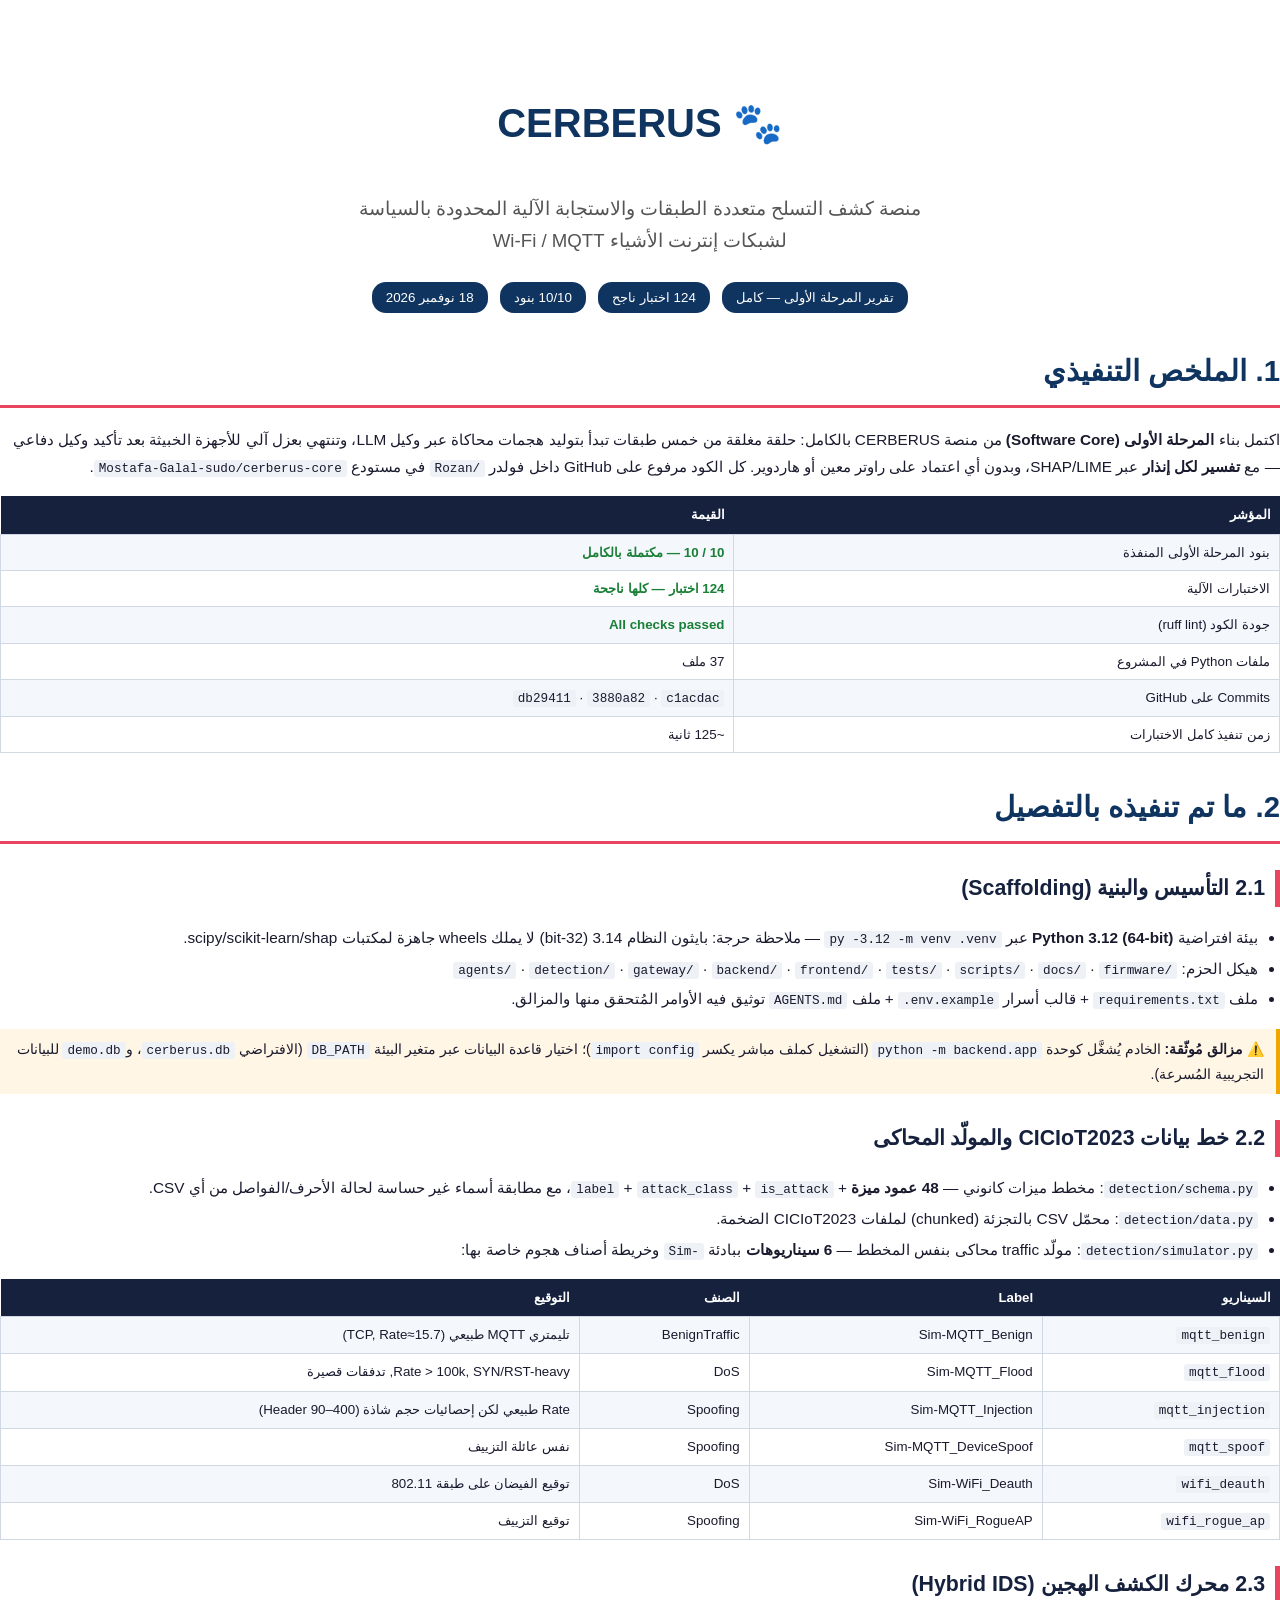
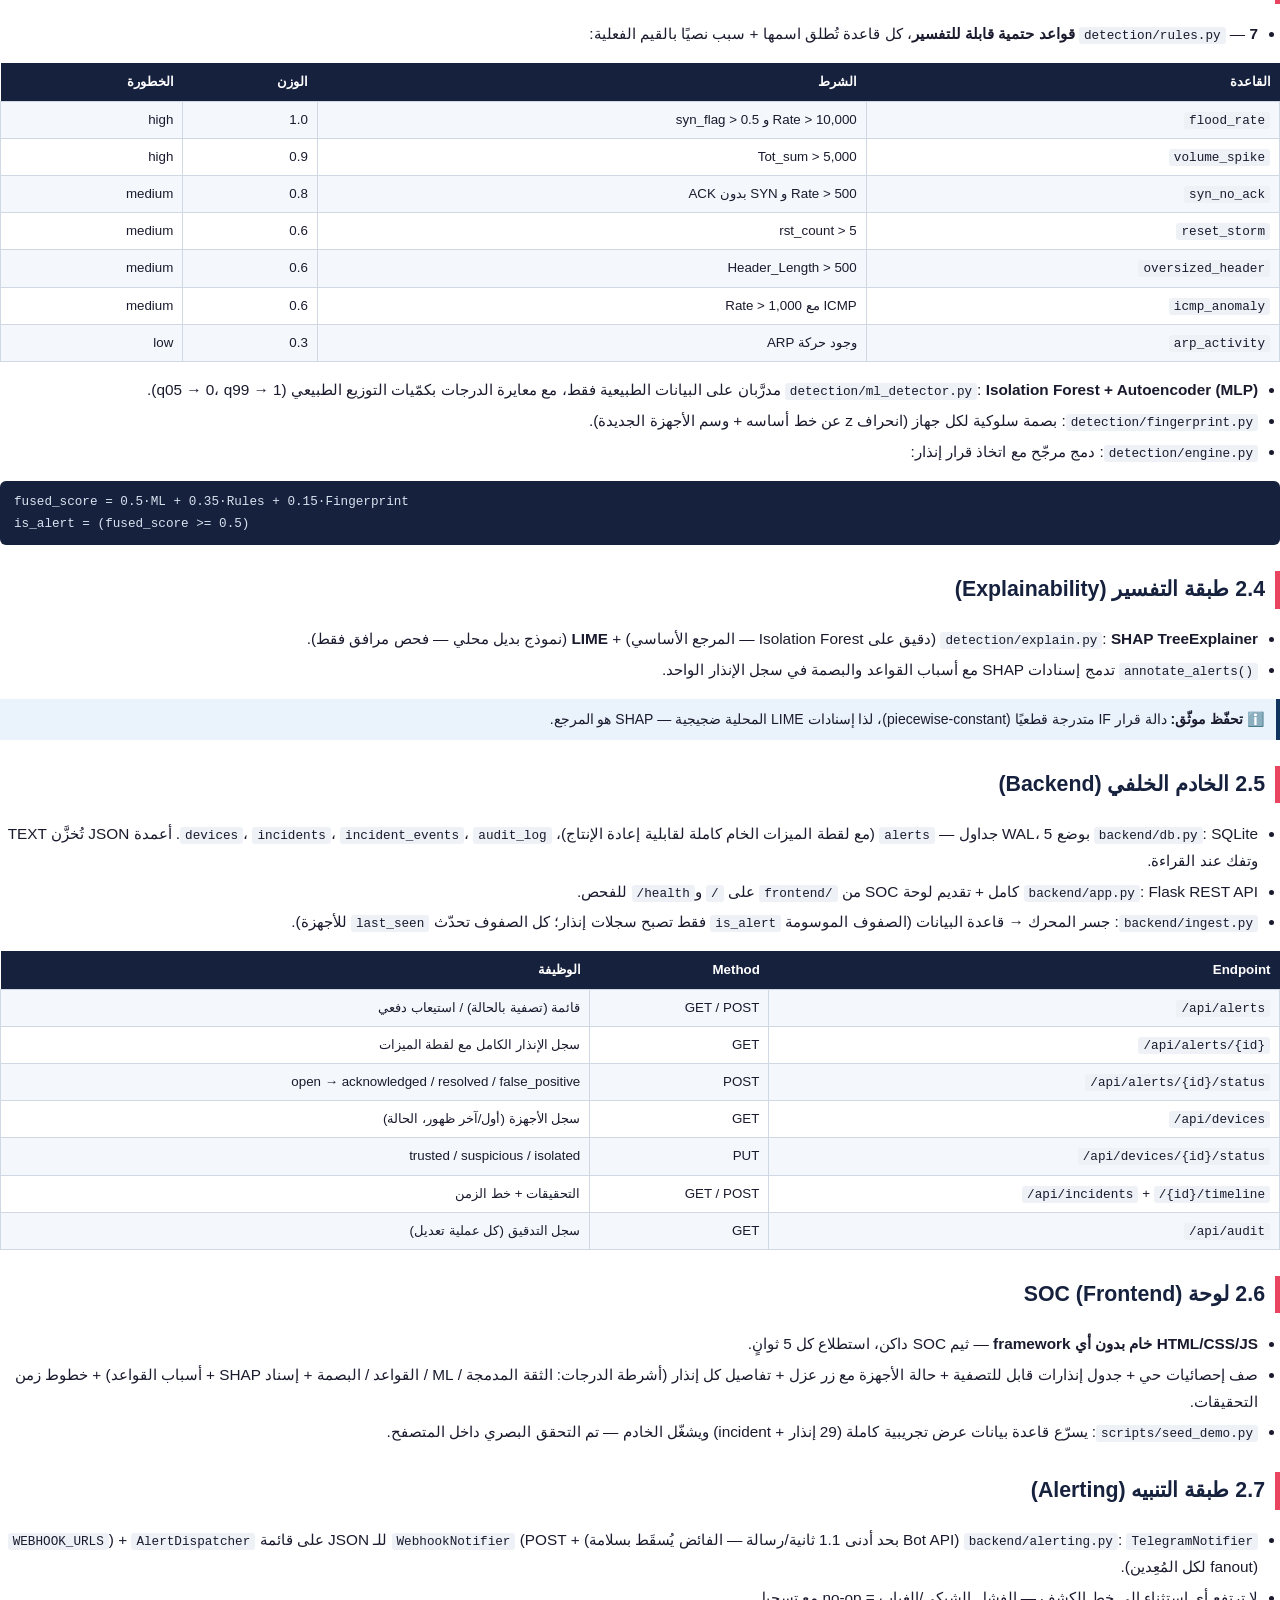
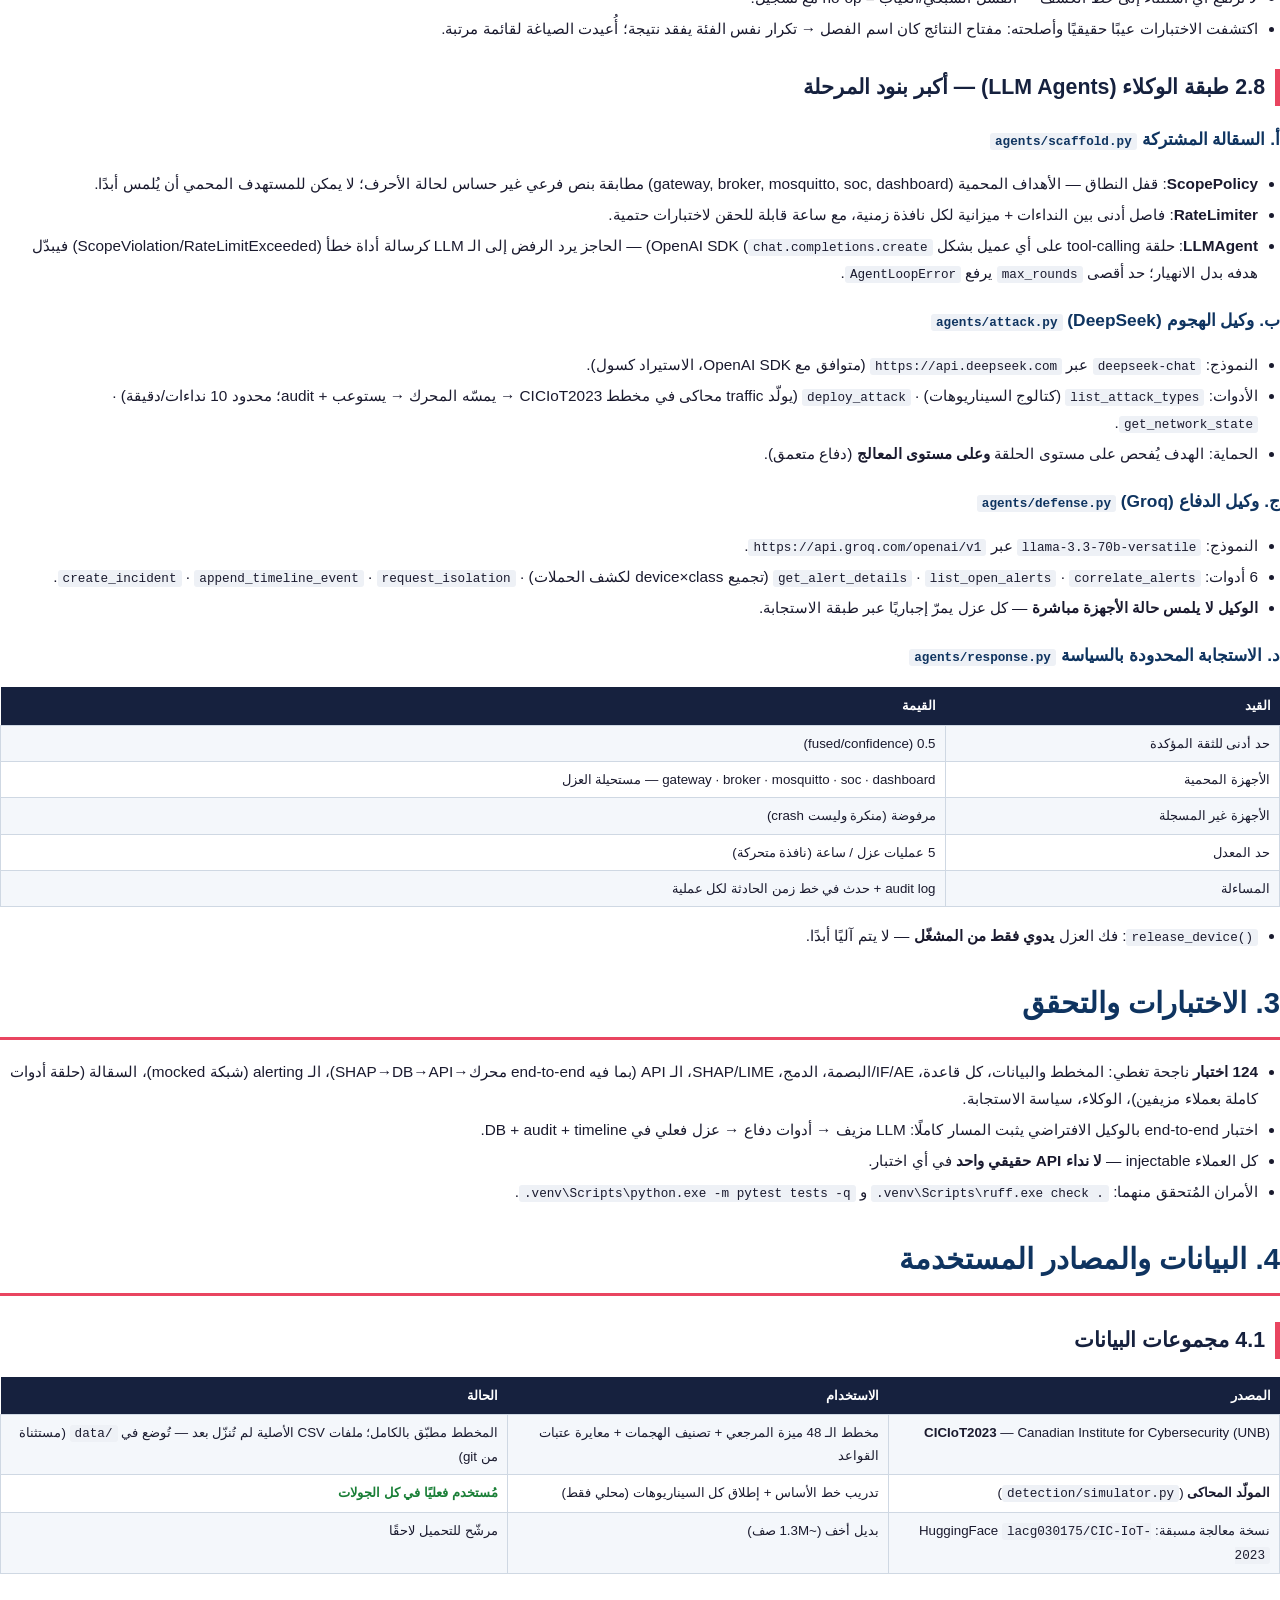
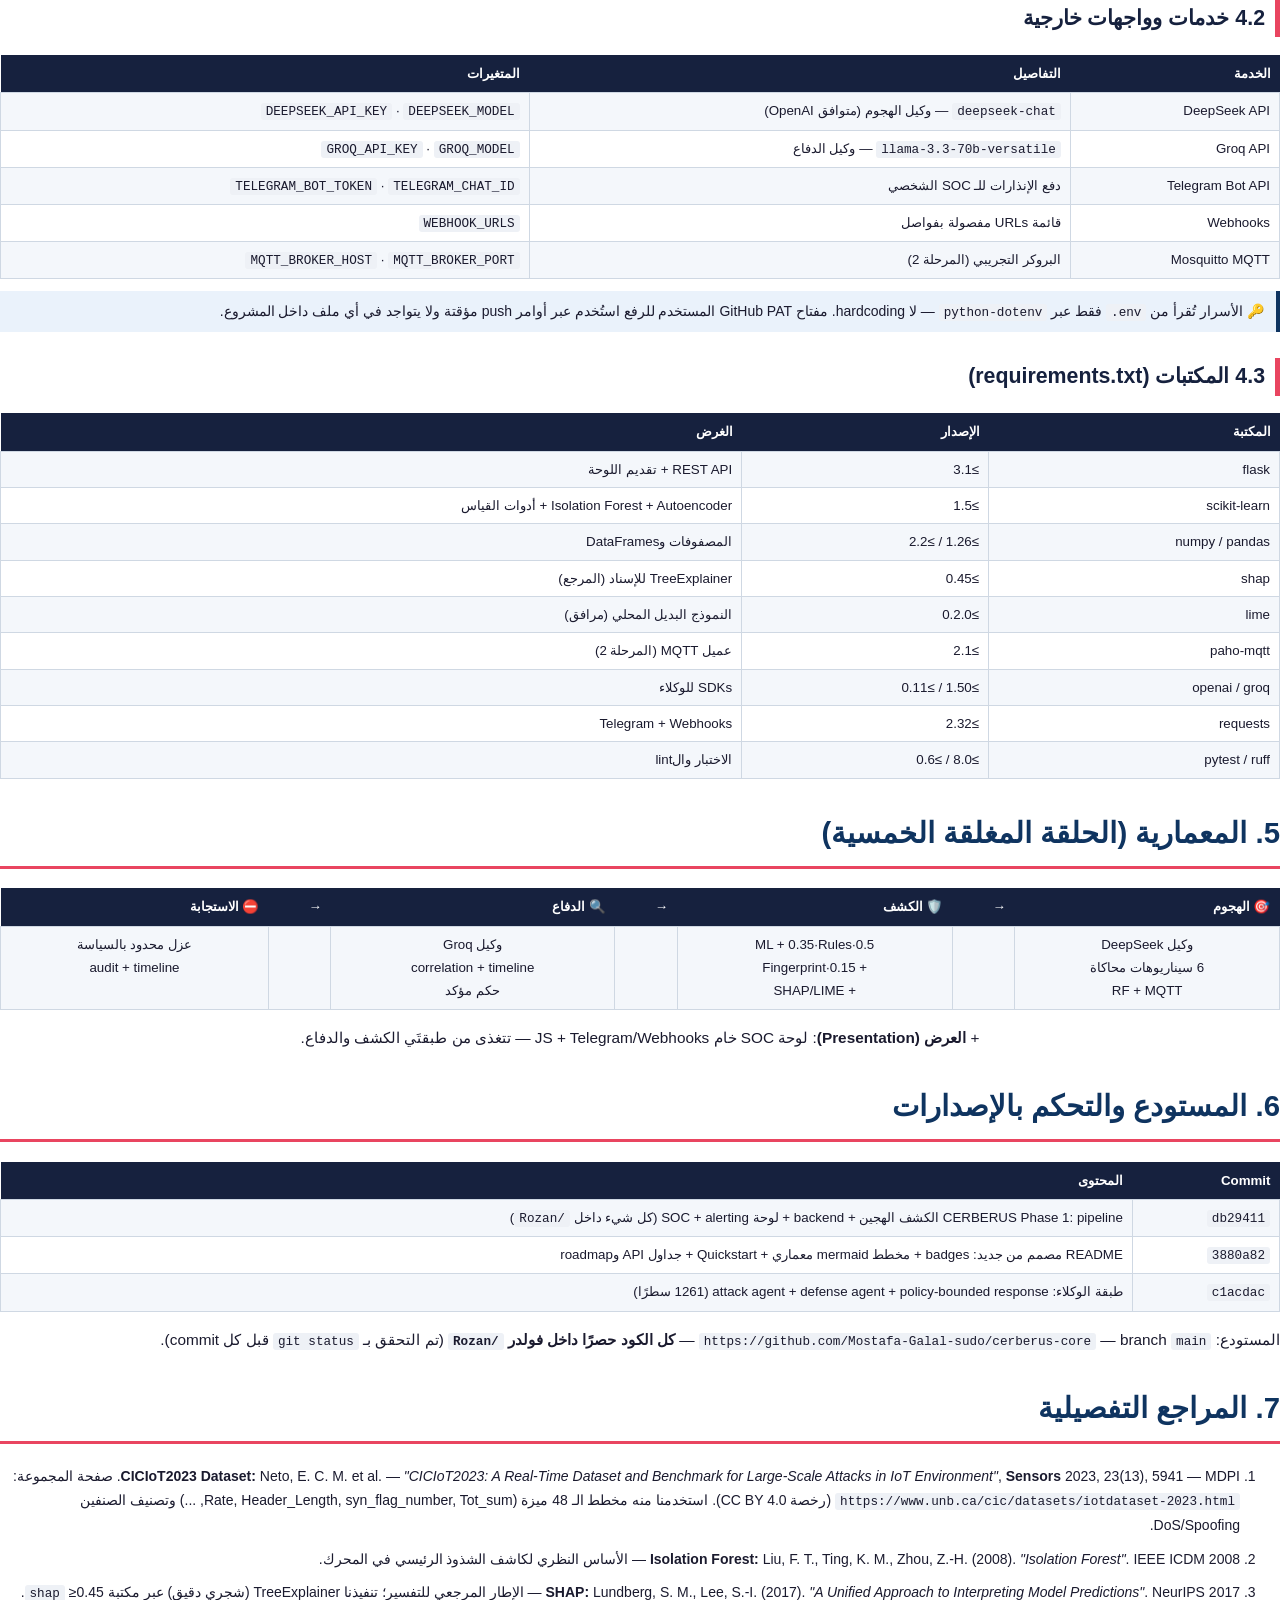
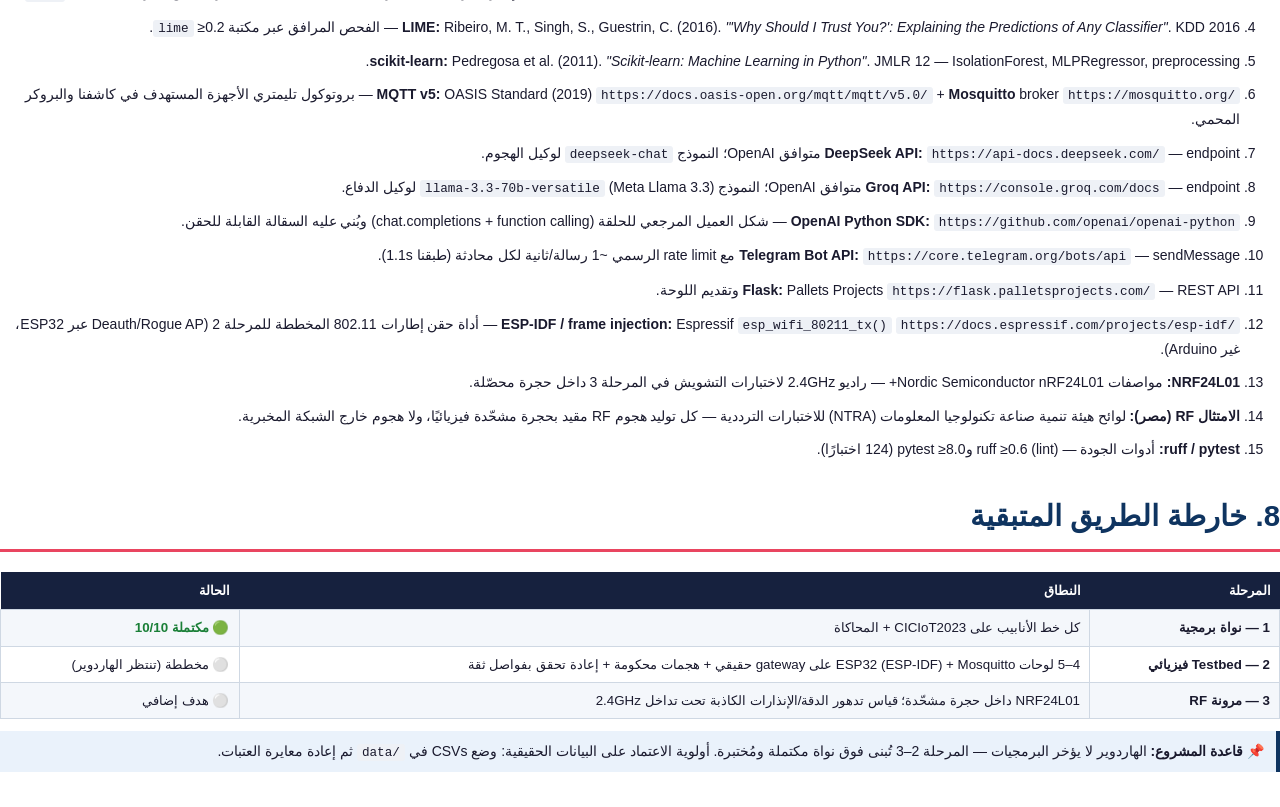
<file: Rozan/docs/2026-11-18_cerberus-phase1-report.html>
<!DOCTYPE html>
<html lang="ar" dir="rtl">
<head>
<meta charset="UTF-8">
<title>CERBERUS — تقرير المرحلة الأولى الشامل</title>
<style>
  @page { size: A4; margin: 18mm 16mm; }
  body { font-family: "Segoe UI", Tahoma, Arial, sans-serif; font-size: 11.5pt; line-height: 1.75; color: #1a1a2e; margin: 0; }
  h1 { font-size: 22pt; color: #0f3460; border-bottom: 3px solid #e94560; padding-bottom: 8px; margin-top: 28px; }
  h2 { font-size: 16pt; color: #16213e; border-inline-start: 5px solid #e94560; padding-inline-start: 10px; margin-top: 26px; }
  h3 { font-size: 13pt; color: #0f3460; margin-top: 18px; }
  table { border-collapse: collapse; width: 100%; margin: 12px 0; font-size: 10pt; }
  th { background: #16213e; color: #fff; padding: 7px 9px; text-align: right; }
  td { border: 1px solid #cfd8e3; padding: 6px 9px; vertical-align: top; }
  tr:nth-child(even) td { background: #f4f7fb; }
  code { background: #eef1f6; padding: 1px 5px; border-radius: 3px; font-family: Consolas, monospace; font-size: 9.5pt; direction: ltr; unicode-bidi: embed; }
  pre { background: #16213e; color: #d8e3f0; padding: 10px 14px; border-radius: 6px; font-family: Consolas, monospace; font-size: 9pt; direction: ltr; text-align: left; overflow-x: hidden; white-space: pre-wrap; }
  pre code { background: none; color: inherit; padding: 0; }
  .cover { text-align: center; padding-top: 60px; }
  .cover h1 { border: none; font-size: 30pt; color: #0f3460; }
  .cover .sub { font-size: 14pt; color: #555; margin-top: 6px; }
  .badge { display: inline-block; background: #0f3460; color: #fff; padding: 4px 14px; border-radius: 14px; font-size: 10pt; margin: 4px; }
  .ok { color: #1a7f37; font-weight: bold; }
  .warn { background: #fff6e5; border-inline-start: 4px solid #f0a500; padding: 8px 12px; margin: 10px 0; font-size: 10.5pt; }
  .note { background: #eaf2fb; border-inline-start: 4px solid #0f3460; padding: 8px 12px; margin: 10px 0; font-size: 10.5pt; }
  .layer { display: inline-block; margin: 3px 1px; }
  ul { padding-inline-start: 22px; }
  li { margin-bottom: 4px; }
  .refs li { margin-bottom: 9px; font-size: 10.5pt; }
  .footer { margin-top: 40px; padding-top: 10px; border-top: 1px solid #999; font-size: 9pt; color: #666; text-align: center; }
</style>
</head>
<body>

<div class="cover">
  <h1>🐾 CERBERUS</h1>
  <div class="sub">منصة كشف التسلح متعددة الطبقات والاستجابة الآلية المحدودة بالسياسة<br>لشبكات إنترنت الأشياء Wi-Fi / MQTT</div>
  <div style="margin-top:20px;">
    <span class="badge">تقرير المرحلة الأولى — كامل</span>
    <span class="badge">124 اختبار ناجح</span>
    <span class="badge">10/10 بنود</span>
    <span class="badge">18 نوفمبر 2026</span>
  </div>
</div>

<h1>1. الملخص التنفيذي</h1>
<p>اكتمل بناء <b>المرحلة الأولى (Software Core)</b> من منصة CERBERUS بالكامل: حلقة مغلقة من خمس طبقات تبدأ بتوليد هجمات محاكاة عبر وكيل LLM، وتنتهي بعزل آلي للأجهزة الخبيثة بعد تأكيد وكيل دفاعي — مع <b>تفسير لكل إنذار</b> عبر SHAP/LIME، وبدون أي اعتماد على راوتر معين أو هاردوير. كل الكود مرفوع على GitHub داخل فولدر <code>Rozan/</code> في مستودع <code>Mostafa-Galal-sudo/cerberus-core</code>.</p>

<table>
  <tr><th>المؤشر</th><th>القيمة</th></tr>
  <tr><td>بنود المرحلة الأولى المنفذة</td><td class="ok">10 / 10 — مكتملة بالكامل</td></tr>
  <tr><td>الاختبارات الآلية</td><td class="ok">124 اختبار — كلها ناجحة</td></tr>
  <tr><td>جودة الكود (ruff lint)</td><td class="ok">All checks passed</td></tr>
  <tr><td>ملفات Python في المشروع</td><td>37 ملف</td></tr>
  <tr><td>Commits على GitHub</td><td><code>db29411</code> · <code>3880a82</code> · <code>c1acdac</code></td></tr>
  <tr><td>زمن تنفيذ كامل الاختبارات</td><td>~125 ثانية</td></tr>
</table>

<h1>2. ما تم تنفيذه بالتفصيل</h1>

<h2>2.1 التأسيس والبنية (Scaffolding)</h2>
<ul>
  <li>بيئة افتراضية <b>Python 3.12 (64-bit)</b> عبر <code>py -3.12 -m venv .venv</code> — ملاحظة حرجة: بايثون النظام 3.14 (32-bit) لا يملك wheels جاهزة لمكتبات scipy/scikit-learn/shap.</li>
  <li>هيكل الحزم: <code>agents/</code> · <code>detection/</code> · <code>gateway/</code> · <code>backend/</code> · <code>frontend/</code> · <code>tests/</code> · <code>scripts/</code> · <code>docs/</code> · <code>firmware/</code></li>
  <li>ملف <code>requirements.txt</code> + قالب أسرار <code>.env.example</code> + ملف <code>AGENTS.md</code> توثيق فيه الأوامر المُتحقق منها والمزالق.</li>
</ul>
<div class="warn">⚠️ <b>مزالق مُوثّقة:</b> الخادم يُشغَّل كوحدة <code>python -m backend.app</code> (التشغيل كملف مباشر يكسر <code>import config</code>)؛ اختيار قاعدة البيانات عبر متغير البيئة <code>DB_PATH</code> (الافتراضي <code>cerberus.db</code>، و<code>demo.db</code> للبيانات التجريبية المُسرعة).</div>

<h2>2.2 خط بيانات CICIoT2023 والمولّد المحاكى</h2>
<ul>
  <li><code>detection/schema.py</code>: مخطط ميزات كانوني — <b>48 عمود ميزة</b> + <code>label</code> + <code>attack_class</code> + <code>is_attack</code>، مع مطابقة أسماء غير حساسة لحالة الأحرف/الفواصل من أي CSV.</li>
  <li><code>detection/data.py</code>: محمّل CSV بالتجزئة (chunked) لملفات CICIoT2023 الضخمة.</li>
  <li><code>detection/simulator.py</code>: مولّد traffic محاكى بنفس المخطط — <b>6 سيناريوهات</b> ببادئة <code>Sim-</code> وخريطة أصناف هجوم خاصة بها:</li>
</ul>
<table>
  <tr><th>السيناريو</th><th>Label</th><th>الصنف</th><th>التوقيع</th></tr>
  <tr><td><code>mqtt_benign</code></td><td>Sim-MQTT_Benign</td><td>BenignTraffic</td><td>تليمتري MQTT طبيعي (TCP, Rate≈15.7)</td></tr>
  <tr><td><code>mqtt_flood</code></td><td>Sim-MQTT_Flood</td><td>DoS</td><td>Rate &gt; 100k, SYN/RST-heavy, تدفقات قصيرة</td></tr>
  <tr><td><code>mqtt_injection</code></td><td>Sim-MQTT_Injection</td><td>Spoofing</td><td>Rate طبيعي لكن إحصائيات حجم شاذة (Header 90–400)</td></tr>
  <tr><td><code>mqtt_spoof</code></td><td>Sim-MQTT_DeviceSpoof</td><td>Spoofing</td><td>نفس عائلة التزييف</td></tr>
  <tr><td><code>wifi_deauth</code></td><td>Sim-WiFi_Deauth</td><td>DoS</td><td>توقيع الفيضان على طبقة 802.11</td></tr>
  <tr><td><code>wifi_rogue_ap</code></td><td>Sim-WiFi_RogueAP</td><td>Spoofing</td><td>توقيع التزييف</td></tr>
</table>

<h2>2.3 محرك الكشف الهجين (Hybrid IDS)</h2>
<ul>
  <li><code>detection/rules.py</code> — <b>7 قواعد حتمية قابلة للتفسير</b>، كل قاعدة تُطلق اسمها + سبب نصيًا بالقيم الفعلية:</li>
</ul>
<table>
  <tr><th>القاعدة</th><th>الشرط</th><th>الوزن</th><th>الخطورة</th></tr>
  <tr><td><code>flood_rate</code></td><td>Rate &gt; 10,000 و syn_flag &gt; 0.5</td><td>1.0</td><td>high</td></tr>
  <tr><td><code>volume_spike</code></td><td>Tot_sum &gt; 5,000</td><td>0.9</td><td>high</td></tr>
  <tr><td><code>syn_no_ack</code></td><td>Rate &gt; 500 و SYN بدون ACK</td><td>0.8</td><td>medium</td></tr>
  <tr><td><code>reset_storm</code></td><td>rst_count &gt; 5</td><td>0.6</td><td>medium</td></tr>
  <tr><td><code>oversized_header</code></td><td>Header_Length &gt; 500</td><td>0.6</td><td>medium</td></tr>
  <tr><td><code>icmp_anomaly</code></td><td>ICMP مع Rate &gt; 1,000</td><td>0.6</td><td>medium</td></tr>
  <tr><td><code>arp_activity</code></td><td>وجود حركة ARP</td><td>0.3</td><td>low</td></tr>
</table>
<ul>
  <li><code>detection/ml_detector.py</code>: <b>Isolation Forest + Autoencoder (MLP)</b> مدرَّبان على البيانات الطبيعية فقط، مع معايرة الدرجات بكمّيات التوزيع الطبيعي (q05 → 0، q99 → 1).</li>
  <li><code>detection/fingerprint.py</code>: بصمة سلوكية لكل جهاز (انحراف z عن خط أساسه + وسم الأجهزة الجديدة).</li>
  <li><code>detection/engine.py</code>: دمج مرجّح مع اتخاذ قرار إنذار:</li>
</ul>
<pre><code>fused_score = 0.5·ML + 0.35·Rules + 0.15·Fingerprint
is_alert = (fused_score &gt;= 0.5)</code></pre>

<h2>2.4 طبقة التفسير (Explainability)</h2>
<ul>
  <li><code>detection/explain.py</code>: <b>SHAP TreeExplainer</b> (دقيق على Isolation Forest — المرجع الأساسي) + <b>LIME</b> (نموذج بديل محلي — فحص مرافق فقط).</li>
  <li><code>annotate_alerts()</code> تدمج إسنادات SHAP مع أسباب القواعد والبصمة في سجل الإنذار الواحد.</li>
</ul>
<div class="note">ℹ️ <b>تحفّظ موثّق:</b> دالة قرار IF متدرجة قطعيًا (piecewise-constant)، لذا إسنادات LIME المحلية ضجيجية — SHAP هو المرجع.</div>

<h2>2.5 الخادم الخلفي (Backend)</h2>
<ul>
  <li><code>backend/db.py</code>: SQLite بوضع WAL، 5 جداول — <code>alerts</code> (مع لقطة الميزات الخام كاملة لقابلية إعادة الإنتاج)، <code>devices</code>، <code>incidents</code>، <code>incident_events</code>، <code>audit_log</code>. أعمدة JSON تُخزَّن TEXT وتفك عند القراءة.</li>
  <li><code>backend/app.py</code>: Flask REST API كامل + تقديم لوحة SOC من <code>frontend/</code> على <code>/</code> و<code>/health</code> للفحص.</li>
  <li><code>backend/ingest.py</code>: جسر المحرك → قاعدة البيانات (الصفوف الموسومة <code>is_alert</code> فقط تصبح سجلات إنذار؛ كل الصفوف تحدّث <code>last_seen</code> للأجهزة).</li>
</ul>
<table>
  <tr><th>Endpoint</th><th>Method</th><th>الوظيفة</th></tr>
  <tr><td><code>/api/alerts</code></td><td>GET / POST</td><td>قائمة (تصفية بالحالة) / استيعاب دفعي</td></tr>
  <tr><td><code>/api/alerts/{id}</code></td><td>GET</td><td>سجل الإنذار الكامل مع لقطة الميزات</td></tr>
  <tr><td><code>/api/alerts/{id}/status</code></td><td>POST</td><td>open → acknowledged / resolved / false_positive</td></tr>
  <tr><td><code>/api/devices</code></td><td>GET</td><td>سجل الأجهزة (أول/آخر ظهور، الحالة)</td></tr>
  <tr><td><code>/api/devices/{id}/status</code></td><td>PUT</td><td>trusted / suspicious / isolated</td></tr>
  <tr><td><code>/api/incidents</code> + <code>/{id}/timeline</code></td><td>GET / POST</td><td>التحقيقات + خط الزمن</td></tr>
  <tr><td><code>/api/audit</code></td><td>GET</td><td>سجل التدقيق (كل عملية تعديل)</td></tr>
</table>

<h2>2.6 لوحة SOC (Frontend)</h2>
<ul>
  <li><b>HTML/CSS/JS خام بدون أي framework</b> — ثيم SOC داكن، استطلاع كل 5 ثوانٍ.</li>
  <li>صف إحصائيات حي + جدول إنذارات قابل للتصفية + حالة الأجهزة مع زر عزل + تفاصيل كل إنذار (أشرطة الدرجات: الثقة المدمجة / ML / القواعد / البصمة + إسناد SHAP + أسباب القواعد) + خطوط زمن التحقيقات.</li>
  <li><code>scripts/seed_demo.py</code>: يسرّع قاعدة بيانات عرض تجريبية كاملة (29 إنذار + incident) ويشغّل الخادم — تم التحقق البصري داخل المتصفح.</li>
</ul>

<h2>2.7 طبقة التنبيه (Alerting)</h2>
<ul>
  <li><code>backend/alerting.py</code>: <code>TelegramNotifier</b></code> (Bot API بحد أدنى 1.1 ثانية/رسالة — الفائض يُسقَط بسلامة) + <code>WebhookNotifier</code> (POST للـ JSON على قائمة <code>WEBHOOK_URLS</code>) + <code>AlertDispatcher</code> (fanout لكل المُعِدين).</li>
  <li>لا ترتفع أي استثناء إلى خط الكشف — الفشل الشبكي/الغياب = no-op مع تسجيل.</li>
  <li>اكتشفت الاختبارات عيبًا حقيقيًا وأصلحته: مفتاح النتائج كان اسم الفصل → تكرار نفس الفئة يفقد نتيجة؛ أُعيدت الصياغة لقائمة مرتبة.</li>
</ul>

<h2>2.8 طبقة الوكلاء (LLM Agents) — أكبر بنود المرحلة</h2>
<h3>أ. السقالة المشتركة <code>agents/scaffold.py</code></h3>
<ul>
  <li><b>ScopePolicy</b>: قفل النطاق — الأهداف المحمية (gateway, broker, mosquitto, soc, dashboard) مطابقة بنص فرعي غير حساس لحالة الأحرف؛ لا يمكن للمستهدف المحمي أن يُلمس أبدًا.</li>
  <li><b>RateLimiter</b>: فاصل أدنى بين النداءات + ميزانية لكل نافذة زمنية، مع ساعة قابلة للحقن لاختبارات حتمية.</li>
  <li><b>LLMAgent</b>: حلقة tool-calling على أي عميل بشكل OpenAI SDK (<code>chat.completions.create</code>) — الحاجز يرد الرفض إلى الـ LLM كرسالة أداة خطأ (ScopeViolation/RateLimitExceeded) فيبدّل هدفه بدل الانهيار؛ حد أقصى <code>max_rounds</code> يرفع <code>AgentLoopError</code>.</li>
</ul>
<h3>ب. وكيل الهجوم <code>agents/attack.py</code> (DeepSeek)</h3>
<ul>
  <li>النموذج: <code>deepseek-chat</code> عبر <code>https://api.deepseek.com</code> (متوافق مع OpenAI SDK، الاستيراد كسول).</li>
  <li>الأدوات: <code>list_attack_types</code> (كتالوج السيناريوهات) · <code>deploy_attack</code> (يولّد traffic محاكى في مخطط CICIoT2023 → يمسّه المحرك → يستوعب + audit؛ محدود 10 نداءات/دقيقة) · <code>get_network_state</code>.</li>
  <li>الحماية: الهدف يُفحص على مستوى الحلقة <b>وعلى مستوى المعالج</b> (دفاع متعمق).</li>
</ul>
<h3>ج. وكيل الدفاع <code>agents/defense.py</code> (Groq)</h3>
<ul>
  <li>النموذج: <code>llama-3.3-70b-versatile</code> عبر <code>https://api.groq.com/openai/v1</code>.</li>
  <li>6 أدوات: <code>get_alert_details</code> · <code>list_open_alerts</code> · <code>correlate_alerts</code> (تجميع device×class لكشف الحملات) · <code>create_incident</code> · <code>append_timeline_event</code> · <code>request_isolation</code>.</li>
  <li><b>الوكيل لا يلمس حالة الأجهزة مباشرة</b> — كل عزل يمرّ إجباريًا عبر طبقة الاستجابة.</li>
</ul>
<h3>د. الاستجابة المحدودة بالسياسة <code>agents/response.py</code></h3>
<table>
  <tr><th>القيد</th><th>القيمة</th></tr>
  <tr><td>حد أدنى للثقة المؤكدة</td><td>0.5 (fused/confidence)</td></tr>
  <tr><td>الأجهزة المحمية</td><td>gateway · broker · mosquitto · soc · dashboard — مستحيلة العزل</td></tr>
  <tr><td>الأجهزة غير المسجلة</td><td>مرفوضة (منكرة وليست crash)</td></tr>
  <tr><td>حد المعدل</td><td>5 عمليات عزل / ساعة (نافذة متحركة)</td></tr>
  <tr><td>المساءلة</td><td>audit log + حدث في خط زمن الحادثة لكل عملية</td></tr>
</table>
<ul>
  <li><code>release_device()</code>: فك العزل <b>يدوي فقط من المشغّل</b> — لا يتم آليًا أبدًا.</li>
</ul>

<h1>3. الاختبارات والتحقق</h1>
<ul>
  <li><b>124 اختبار</b> ناجحة تغطي: المخطط والبيانات، كل قاعدة، IF/AE/البصمة، الدمج، SHAP/LIME، الـ API (بما فيه end-to-end محرك→SHAP→DB→API)، الـ alerting (شبكة mocked)، السقالة (حلقة أدوات كاملة بعملاء مزيفين)، الوكلاء، سياسة الاستجابة.</li>
  <li>اختبار end-to-end بالوكيل الافتراضي يثبت المسار كاملًا: LLM مزيف → أدوات دفاع → عزل فعلي في DB + audit + timeline.</li>
  <li>كل العملاء injectable — <b>لا نداء API حقيقي واحد</b> في أي اختبار.</li>
  <li>الأمران المُتحقق منهما: <code>.venv\Scripts\ruff.exe check .</code> و <code>.venv\Scripts\python.exe -m pytest tests -q</code>.</li>
</ul>

<h1>4. البيانات والمصادر المستخدمة</h1>
<h2>4.1 مجموعات البيانات</h2>
<table>
  <tr><th>المصدر</th><th>الاستخدام</th><th>الحالة</th></tr>
  <tr><td><b>CICIoT2023</b> — Canadian Institute for Cybersecurity (UNB)</td><td>مخطط الـ 48 ميزة المرجعي + تصنيف الهجمات + معايرة عتبات القواعد</td><td>المخطط مطبّق بالكامل؛ ملفات CSV الأصلية لم تُنزّل بعد — تُوضع في <code>data/</code> (مستثناة من git)</td></tr>
  <tr><td><b>المولّد المحاكى</b> (<code>detection/simulator.py</code>)</td><td>تدريب خط الأساس + إطلاق كل السيناريوهات (محلي فقط)</td><td class="ok">مُستخدم فعليًا في كل الجولات</td></tr>
  <tr><td>نسخة معالجة مسبقة: HuggingFace <code>lacg030175/CIC-IoT-2023</code></td><td>بديل أخف (~1.3M صف)</td><td>مرشّح للتحميل لاحقًا</td></tr>
</table>

<h2>4.2 خدمات وواجهات خارجية</h2>
<table>
  <tr><th>الخدمة</th><th>التفاصيل</th><th>المتغيرات</th></tr>
  <tr><td>DeepSeek API</td><td><code>deepseek-chat</code> — وكيل الهجوم (متوافق OpenAI)</td><td><code>DEEPSEEK_API_KEY</code> · <code>DEEPSEEK_MODEL</code></td></tr>
  <tr><td>Groq API</td><td><code>llama-3.3-70b-versatile</code> — وكيل الدفاع</td><td><code>GROQ_API_KEY</code> · <code>GROQ_MODEL</code></td></tr>
  <tr><td>Telegram Bot API</td><td>دفع الإنذارات للـ SOC الشخصي</td><td><code>TELEGRAM_BOT_TOKEN</code> · <code>TELEGRAM_CHAT_ID</code></td></tr>
  <tr><td>Webhooks</td><td>قائمة URLs مفصولة بفواصل</td><td><code>WEBHOOK_URLS</code></td></tr>
  <tr><td>Mosquitto MQTT</td><td>البروكر التجريبي (المرحلة 2)</td><td><code>MQTT_BROKER_HOST</code> · <code>MQTT_BROKER_PORT</code></td></tr>
</table>
<div class="note">🔑 الأسرار تُقرأ من <code>.env</code> فقط عبر <code>python-dotenv</code> — لا hardcoding. مفتاح GitHub PAT المستخدم للرفع استُخدم عبر أوامر push مؤقتة ولا يتواجد في أي ملف داخل المشروع.</div>

<h2>4.3 المكتبات (requirements.txt)</h2>
<table>
  <tr><th>المكتبة</th><th>الإصدار</th><th>الغرض</th></tr>
  <tr><td>flask</td><td>≥3.1</td><td>REST API + تقديم اللوحة</td></tr>
  <tr><td>scikit-learn</td><td>≥1.5</td><td>Isolation Forest + Autoencoder + أدوات القياس</td></tr>
  <tr><td>numpy / pandas</td><td>≥1.26 / ≥2.2</td><td>المصفوفات وDataFrames</td></tr>
  <tr><td>shap</td><td>≥0.45</td><td>TreeExplainer للإسناد (المرجع)</td></tr>
  <tr><td>lime</td><td>≥0.2.0</td><td>النموذج البديل المحلي (مرافق)</td></tr>
  <tr><td>paho-mqtt</td><td>≥2.1</td><td>عميل MQTT (المرحلة 2)</td></tr>
  <tr><td>openai / groq</td><td>≥1.50 / ≥0.11</td><td>SDKs للوكلاء</td></tr>
  <tr><td>requests</td><td>≥2.32</td><td>Telegram + Webhooks</td></tr>
  <tr><td>pytest / ruff</td><td>≥8.0 / ≥0.6</td><td>الاختبار والlint</td></tr>
</table>

<h1>5. المعمارية (الحلقة المغلقة الخمسية)</h1>
<table style="text-align:center;">
  <tr>
    <th>🎯 الهجوم</th><th>→</th><th>🛡️ الكشف</th><th>→</th><th>🔍 الدفاع</th><th>→</th><th>⛔ الاستجابة</th>
  </tr>
  <tr>
    <td>وكيل DeepSeek<br>6 سيناريوهات محاكاة<br>RF + MQTT</td>
    <td></td>
    <td>0.5·ML + 0.35·Rules<br>+ 0.15·Fingerprint<br>+ SHAP/LIME</td>
    <td></td>
    <td>وكيل Groq<br>correlation + timeline<br>حكم مؤكد</td>
    <td></td>
    <td>عزل محدود بالسياسة<br>audit + timeline</td>
  </tr>
</table>
<p style="text-align:center;">+ <b>العرض (Presentation)</b>: لوحة SOC خام JS + Telegram/Webhooks — تتغذى من طبقتَي الكشف والدفاع.</p>

<h1>6. المستودع والتحكم بالإصدارات</h1>
<table>
  <tr><th>Commit</th><th>المحتوى</th></tr>
  <tr><td><code>db29411</code></td><td>CERBERUS Phase 1: pipeline الكشف الهجين + backend + لوحة SOC + alerting (كل شيء داخل <code>Rozan/</code>)</td></tr>
  <tr><td><code>3880a82</code></td><td>README مصمم من جديد: badges + مخطط mermaid معماري + Quickstart + جداول API وroadmap</td></tr>
  <tr><td><code>c1acdac</code></td><td>طبقة الوكلاء: attack agent + defense agent + policy-bounded response (1261 سطرًا)</td></tr>
</table>
<p>المستودع: <code>https://github.com/Mostafa-Galal-sudo/cerberus-core</code> — branch <code>main</code> — <b>كل الكود حصرًا داخل فولدر <code>Rozan/</code></b> (تم التحقق بـ <code>git status</code> قبل كل commit).</p>

<h1>7. المراجع التفصيلية</h1>
<ol class="refs">
  <li><b>CICIoT2023 Dataset:</b> Neto, E. C. M. et al. — <i>"CICIoT2023: A Real-Time Dataset and Benchmark for Large-Scale Attacks in IoT Environment"</i>, <b>Sensors</b> 2023, 23(13), 5941 — MDPI. صفحة المجموعة: <code>https://www.unb.ca/cic/datasets/iotdataset-2023.html</code> (رخصة CC BY 4.0). استخدمنا منه مخطط الـ 48 ميزة (Rate, Header_Length, syn_flag_number, Tot_sum, ...) وتصنيف الصنفين DoS/Spoofing.</li>
  <li><b>Isolation Forest:</b> Liu, F. T., Ting, K. M., Zhou, Z.-H. (2008). <i>"Isolation Forest"</i>. IEEE ICDM 2008 — الأساس النظري لكاشف الشذوذ الرئيسي في المحرك.</li>
  <li><b>SHAP:</b> Lundberg, S. M., Lee, S.-I. (2017). <i>"A Unified Approach to Interpreting Model Predictions"</i>. NeurIPS 2017 — الإطار المرجعي للتفسير؛ تنفيذنا TreeExplainer (شجري دقيق) عبر مكتبة <code>shap</code> ≥0.45.</li>
  <li><b>LIME:</b> Ribeiro, M. T., Singh, S., Guestrin, C. (2016). <i>"'Why Should I Trust You?': Explaining the Predictions of Any Classifier"</i>. KDD 2016 — الفحص المرافق عبر مكتبة <code>lime</code> ≥0.2.</li>
  <li><b>scikit-learn:</b> Pedregosa et al. (2011). <i>"Scikit-learn: Machine Learning in Python"</i>. JMLR 12 — IsolationForest, MLPRegressor, preprocessing.</li>
  <li><b>MQTT v5:</b> OASIS Standard (2019) <code>https://docs.oasis-open.org/mqtt/mqtt/v5.0/</code> + <b>Mosquitto</b> broker <code>https://mosquitto.org/</code> — بروتوكول تليمتري الأجهزة المستهدف في كاشفنا والبروكر المحمي.</li>
  <li><b>DeepSeek API:</b> <code>https://api-docs.deepseek.com/</code> — endpoint متوافق OpenAI؛ النموذج <code>deepseek-chat</code> لوكيل الهجوم.</li>
  <li><b>Groq API:</b> <code>https://console.groq.com/docs</code> — endpoint متوافق OpenAI؛ النموذج <code>llama-3.3-70b-versatile</code> (Meta Llama 3.3) لوكيل الدفاع.</li>
  <li><b>OpenAI Python SDK:</b> <code>https://github.com/openai/openai-python</code> — شكل العميل المرجعي للحلقة (chat.completions + function calling) وبُني عليه السقالة القابلة للحقن.</li>
  <li><b>Telegram Bot API:</b> <code>https://core.telegram.org/bots/api</code> — sendMessage مع rate limit الرسمي ~1 رسالة/ثانية لكل محادثة (طبقنا 1.1s).</li>
  <li><b>Flask:</b> Pallets Projects <code>https://flask.palletsprojects.com/</code> — REST API وتقديم اللوحة.</li>
  <li><b>ESP-IDF / frame injection:</b> Espressif <code>esp_wifi_80211_tx()</code> <code>https://docs.espressif.com/projects/esp-idf/</code> — أداة حقن إطارات 802.11 المخططة للمرحلة 2 (Deauth/Rogue AP عبر ESP32، غير Arduino).</li>
  <li><b>NRF24L01:</b> مواصفات Nordic Semiconductor nRF24L01+ — راديو 2.4GHz لاختبارات التشويش في المرحلة 3 داخل حجرة محصّلة.</li>
  <li><b>الامتثال RF (مصر):</b> لوائح هيئة تنمية صناعة تكنولوجيا المعلومات (NTRA) للاختبارات الترددية — كل توليد هجوم RF مقيد بحجرة مشحّدة فيزيائيًا، ولا هجوم خارج الشبكة المخبرية.</li>
  <li><b>ruff / pytest:</b> أدوات الجودة — ruff ≥0.6 (lint) وpytest ≥8.0 (124 اختبارًا).</li>
</ol>

<h1>8. خارطة الطريق المتبقية</h1>
<table>
  <tr><th>المرحلة</th><th>النطاق</th><th>الحالة</th></tr>
  <tr><td><b>1 — نواة برمجية</b></td><td>كل خط الأنابيب على CICIoT2023 + المحاكاة</td><td class="ok">🟢 مكتملة 10/10</td></tr>
  <tr><td><b>2 — Testbed فيزيائي</b></td><td>4–5 لوحات ESP32 (ESP-IDF) + Mosquitto على gateway حقيقي + هجمات محكومة + إعادة تحقق بفواصل ثقة</td><td>⚪ مخططة (تنتظر الهاردوير)</td></tr>
  <tr><td><b>3 — مرونة RF</b></td><td>NRF24L01 داخل حجرة مشحّدة؛ قياس تدهور الدقة/الإنذارات الكاذبة تحت تداخل 2.4GHz</td><td>⚪ هدف إضافي</td></tr>
</table>
<div class="note">📌 <b>قاعدة المشروع:</b> الهاردوير لا يؤخر البرمجيات — المرحلة 2–3 تُبنى فوق نواة مكتملة ومُختبرة. أولوية الاعتماد على البيانات الحقيقية: وضع CSVs في <code>data/</code> ثم إعادة معايرة العتبات.</div>

<div class="footer">CERBERUS — تقرير اكتمال المرحلة الأولى · 18 نوفمبر 2026 · مستودع: Mostafa-Galal-sudo/cerberus-core (Rozan/)</div>

</body>
</html>
</file>
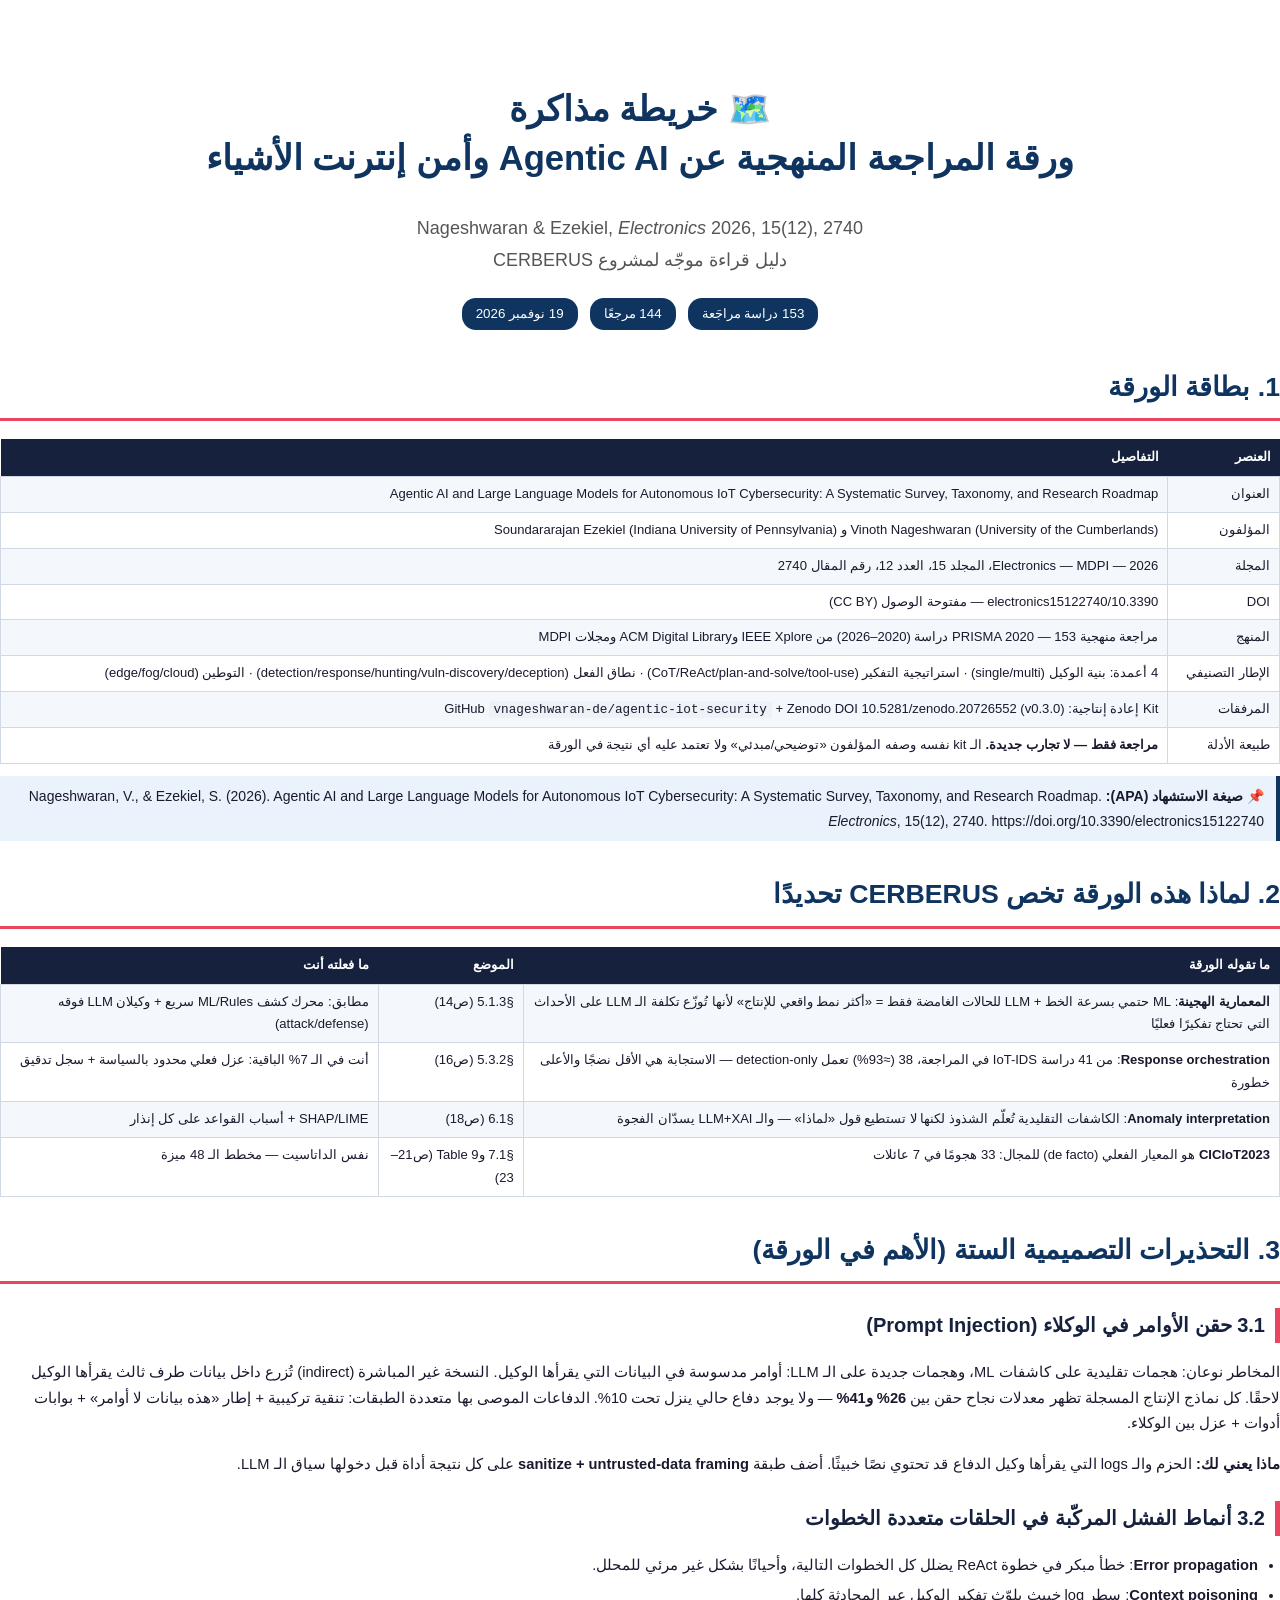
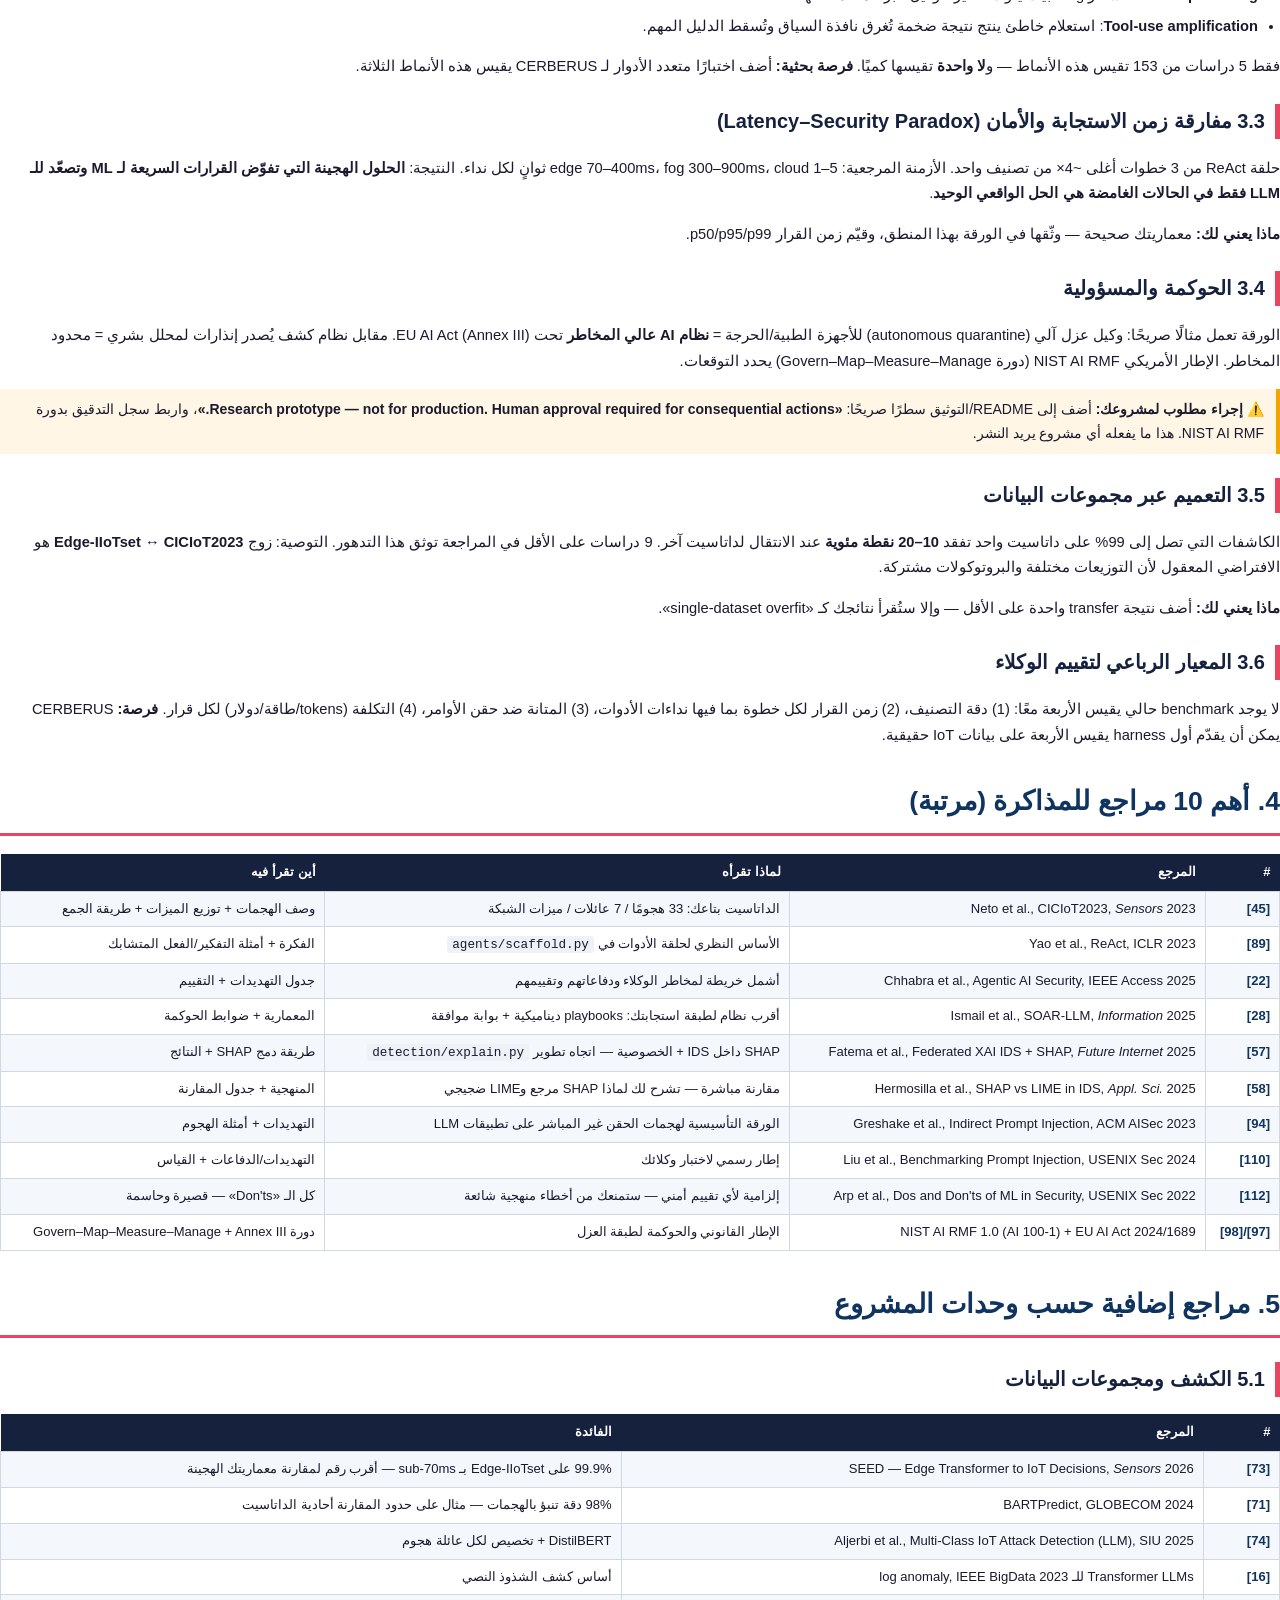
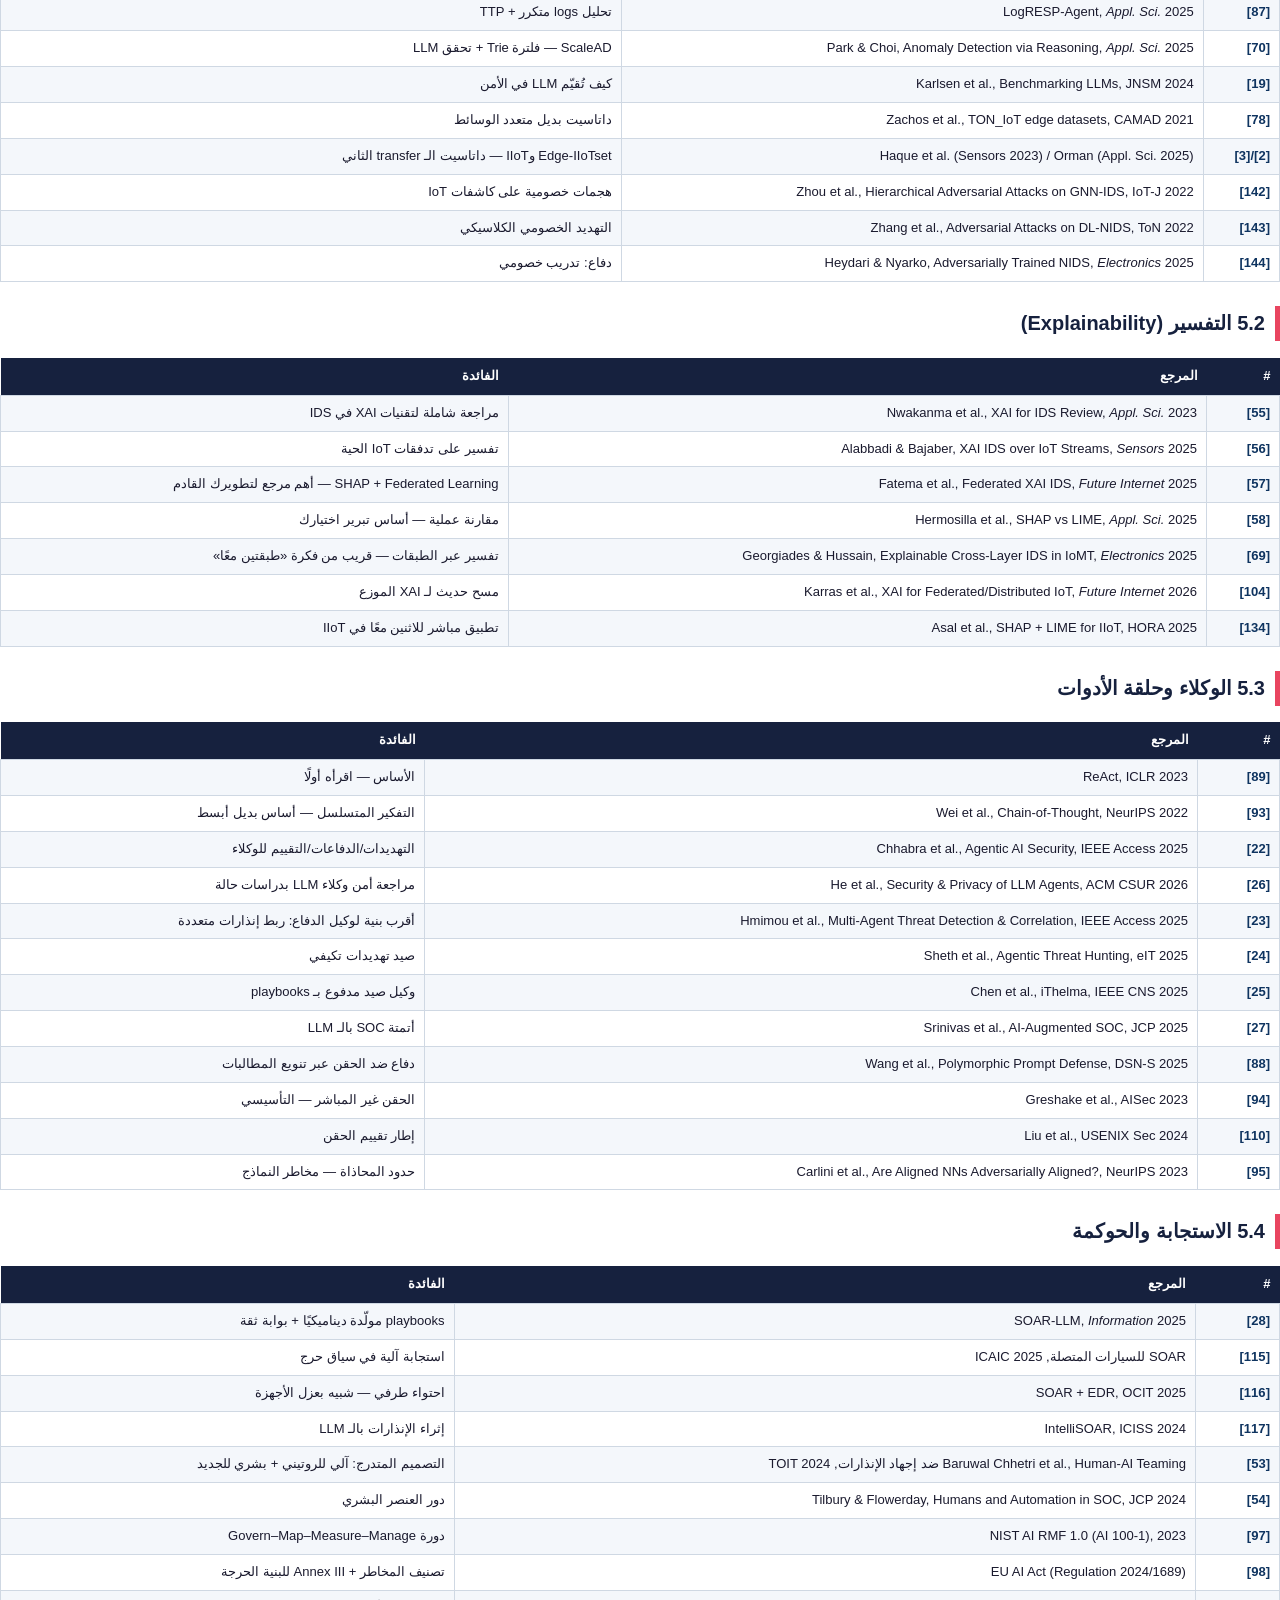
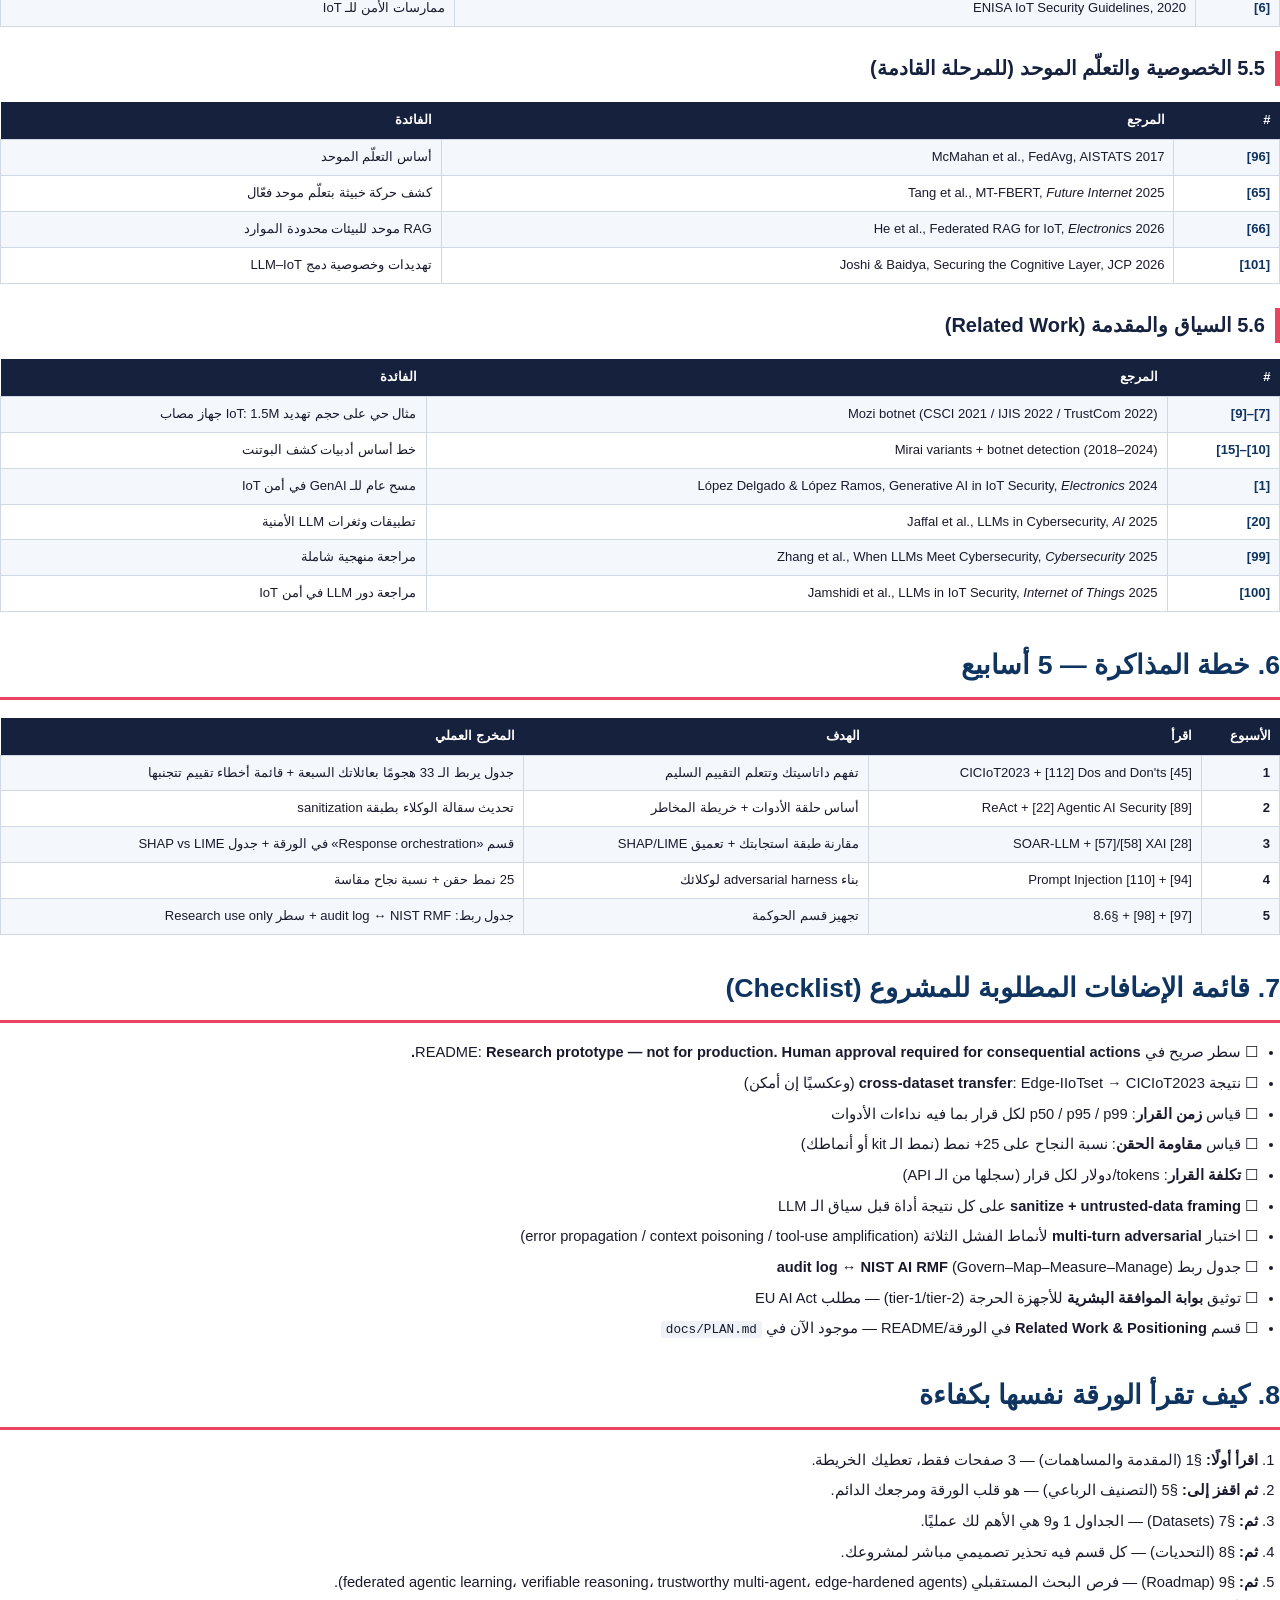
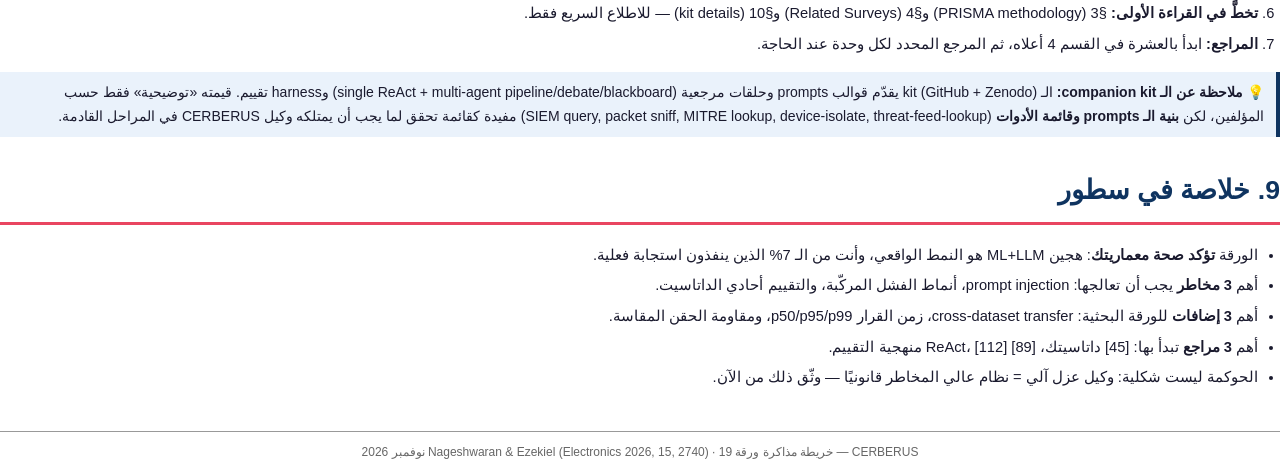
<file: Rozan/docs/2026-11-19_cerberus-study-map.html>
<!DOCTYPE html>
<html lang="ar" dir="rtl">
<head>
<meta charset="UTF-8">
<title>خريطة مذاكرة — Agentic AI &amp; LLMs for Autonomous IoT Cybersecurity</title>
<style>
  @page { size: A4; margin: 18mm 16mm; }
  body { font-family: "Segoe UI", Tahoma, Arial, sans-serif; font-size: 11pt; line-height: 1.75; color: #1a1a2e; margin: 0; }
  h1 { font-size: 20pt; color: #0f3460; border-bottom: 3px solid #e94560; padding-bottom: 8px; margin-top: 30px; }
  h2 { font-size: 15pt; color: #16213e; border-inline-start: 5px solid #e94560; padding-inline-start: 10px; margin-top: 24px; }
  h3 { font-size: 12.5pt; color: #0f3460; margin-top: 16px; }
  table { border-collapse: collapse; width: 100%; margin: 12px 0; font-size: 9.8pt; }
  th { background: #16213e; color: #fff; padding: 7px 9px; text-align: right; }
  td { border: 1px solid #cfd8e3; padding: 6px 9px; vertical-align: top; }
  tr:nth-child(even) td { background: #f4f7fb; }
  .cover { text-align: center; padding-top: 55px; }
  .cover h1 { border: none; font-size: 26pt; line-height: 1.4; }
  .cover .sub { font-size: 13.5pt; color: #555; margin-top: 8px; }
  .badge { display: inline-block; background: #0f3460; color: #fff; padding: 4px 14px; border-radius: 14px; font-size: 10pt; margin: 4px; }
  .tip { background: #eaf2fb; border-inline-start: 4px solid #0f3460; padding: 8px 12px; margin: 10px 0; font-size: 10.5pt; }
  .warn { background: #fff6e5; border-inline-start: 4px solid #f0a500; padding: 8px 12px; margin: 10px 0; font-size: 10.5pt; }
  ul, ol { padding-inline-start: 22px; }
  li { margin-bottom: 5px; }
  code { background: #eef1f6; padding: 1px 5px; border-radius: 3px; font-family: Consolas, monospace; font-size: 9.5pt; direction: ltr; unicode-bidi: embed; }
  .ref { font-weight: bold; color: #0f3460; white-space: nowrap; }
  .footer { margin-top: 40px; padding-top: 10px; border-top: 1px solid #999; font-size: 9pt; color: #666; text-align: center; }
</style>
</head>
<body>

<div class="cover">
  <h1>🗺️ خريطة مذاكرة<br>ورقة المراجعة المنهجية عن Agentic AI وأمن إنترنت الأشياء</h1>
  <div class="sub">Nageshwaran &amp; Ezekiel, <i>Electronics</i> 2026, 15(12), 2740<br>دليل قراءة موجّه لمشروع CERBERUS</div>
  <div style="margin-top:18px;">
    <span class="badge">153 دراسة مراجَعة</span>
    <span class="badge">144 مرجعًا</span>
    <span class="badge">19 نوفمبر 2026</span>
  </div>
</div>

<h1>1. بطاقة الورقة</h1>
<table>
  <tr><th>العنصر</th><th>التفاصيل</th></tr>
  <tr><td>العنوان</td><td>Agentic AI and Large Language Models for Autonomous IoT Cybersecurity: A Systematic Survey, Taxonomy, and Research Roadmap</td></tr>
  <tr><td>المؤلفون</td><td>Vinoth Nageshwaran (University of the Cumberlands) و Soundararajan Ezekiel (Indiana University of Pennsylvania)</td></tr>
  <tr><td>المجلة</td><td>Electronics — MDPI — 2026، المجلد 15، العدد 12، رقم المقال 2740</td></tr>
  <tr><td>DOI</td><td>10.3390/electronics15122740 — مفتوحة الوصول (CC BY)</td></tr>
  <tr><td>المنهج</td><td>مراجعة منهجية PRISMA 2020 — 153 دراسة (2020–2026) من IEEE Xplore وACM Digital Library ومجلات MDPI</td></tr>
  <tr><td>الإطار التصنيفي</td><td>4 أعمدة: بنية الوكيل (single/multi) · استراتيجية التفكير (CoT/ReAct/plan-and-solve/tool-use) · نطاق الفعل (detection/response/hunting/vuln-discovery/deception) · التوطين (edge/fog/cloud)</td></tr>
  <tr><td>المرفقات</td><td>Kit إعادة إنتاجية: GitHub <code>vnageshwaran-de/agentic-iot-security</code> + Zenodo DOI 10.5281/zenodo.20726552 (v0.3.0)</td></tr>
  <tr><td>طبيعة الأدلة</td><td><b>مراجعة فقط — لا تجارب جديدة.</b> الـ kit نفسه وصفه المؤلفون «توضيحي/مبدئي» ولا تعتمد عليه أي نتيجة في الورقة</td></tr>
</table>
<div class="tip">📌 <b>صيغة الاستشهاد (APA):</b> Nageshwaran, V., &amp; Ezekiel, S. (2026). Agentic AI and Large Language Models for Autonomous IoT Cybersecurity: A Systematic Survey, Taxonomy, and Research Roadmap. <i>Electronics</i>, 15(12), 2740. https://doi.org/10.3390/electronics15122740</div>

<h1>2. لماذا هذه الورقة تخص CERBERUS تحديدًا</h1>
<table>
  <tr><th>ما تقوله الورقة</th><th>الموضع</th><th>ما فعلته أنت</th></tr>
  <tr><td><b>المعمارية الهجينة</b>: ML حتمي بسرعة الخط + LLM للحالات الغامضة فقط = «أكثر نمط واقعي للإنتاج» لأنها تُوزّع تكلفة الـ LLM على الأحداث التي تحتاج تفكيرًا فعليًا</td><td>§5.1.3 (ص14)</td><td>مطابق: محرك كشف ML/Rules سريع + وكيلان LLM فوقه (attack/defense)</td></tr>
  <tr><td><b>Response orchestration</b>: من 41 دراسة IoT-IDS في المراجعة، 38 (≈93%) تعمل detection-only — الاستجابة هي الأقل نضجًا والأعلى خطورة</td><td>§5.3.2 (ص16)</td><td>أنت في الـ 7% الباقية: عزل فعلي محدود بالسياسة + سجل تدقيق</td></tr>
  <tr><td><b>Anomaly interpretation</b>: الكاشفات التقليدية تُعلّم الشذوذ لكنها لا تستطيع قول «لماذا» — والـ LLM+XAI يسدّان الفجوة</td><td>§6.1 (ص18)</td><td>SHAP/LIME + أسباب القواعد على كل إنذار</td></tr>
  <tr><td><b>CICIoT2023</b> هو المعيار الفعلي (de facto) للمجال: 33 هجومًا في 7 عائلات</td><td>§7.1 وTable 9 (ص21–23)</td><td>نفس الداتاسيت — مخطط الـ 48 ميزة</td></tr>
</table>

<h1>3. التحذيرات التصميمية الستة (الأهم في الورقة)</h1>

<h2>3.1 حقن الأوامر في الوكلاء (Prompt Injection)</h2>
<p>المخاطر نوعان: هجمات تقليدية على كاشفات ML، وهجمات جديدة على الـ LLM: أوامر مدسوسة في البيانات التي يقرأها الوكيل. النسخة غير المباشرة (indirect) تُزرع داخل بيانات طرف ثالث يقرأها الوكيل لاحقًا. كل نماذج الإنتاج المسجلة تظهر معدلات نجاح حقن بين <b>26% و41%</b> — ولا يوجد دفاع حالي ينزل تحت 10%. الدفاعات الموصى بها متعددة الطبقات: تنقية تركيبية + إطار «هذه بيانات لا أوامر» + بوابات أدوات + عزل بين الوكلاء.</p>
<p><b>ماذا يعني لك:</b> الحزم والـ logs التي يقرأها وكيل الدفاع قد تحتوي نصًا خبيثًا. أضف طبقة <b>sanitize + untrusted-data framing</b> على كل نتيجة أداة قبل دخولها سياق الـ LLM.</p>

<h2>3.2 أنماط الفشل المركّبة في الحلقات متعددة الخطوات</h2>
<ul>
  <li><b>Error propagation</b>: خطأ مبكر في خطوة ReAct يضلل كل الخطوات التالية، وأحيانًا بشكل غير مرئي للمحلل.</li>
  <li><b>Context poisoning</b>: سطر log خبيث يلوّث تفكير الوكيل عبر المحادثة كلها.</li>
  <li><b>Tool-use amplification</b>: استعلام خاطئ ينتج نتيجة ضخمة تُغرق نافذة السياق وتُسقط الدليل المهم.</li>
</ul>
<p>فقط 5 دراسات من 153 تقيس هذه الأنماط — و<b>لا واحدة</b> تقيسها كميًا. <b>فرصة بحثية:</b> أضف اختبارًا متعدد الأدوار لـ CERBERUS يقيس هذه الأنماط الثلاثة.</p>

<h2>3.3 مفارقة زمن الاستجابة والأمان (Latency–Security Paradox)</h2>
<p>حلقة ReAct من 3 خطوات أغلى ~4× من تصنيف واحد. الأزمنة المرجعية: edge 70–400ms، fog 300–900ms، cloud 1–5 ثوانٍ لكل نداء. النتيجة: <b>الحلول الهجينة التي تفوّض القرارات السريعة لـ ML وتصعّد للـ LLM فقط في الحالات الغامضة هي الحل الواقعي الوحيد</b>.</p>
<p><b>ماذا يعني لك:</b> معماريتك صحيحة — وثّقها في الورقة بهذا المنطق، وقيّم زمن القرار p50/p95/p99.</p>

<h2>3.4 الحوكمة والمسؤولية</h2>
<p>الورقة تعمل مثالًا صريحًا: وكيل عزل آلي (autonomous quarantine) للأجهزة الطبية/الحرجة = <b>نظام AI عالي المخاطر</b> تحت EU AI Act (Annex III). مقابل نظام كشف يُصدر إنذارات لمحلل بشري = محدود المخاطر. الإطار الأمريكي NIST AI RMF (دورة Govern–Map–Measure–Manage) يحدد التوقعات.</p>
<div class="warn">⚠️ <b>إجراء مطلوب لمشروعك:</b> أضف إلى README/التوثيق سطرًا صريحًا: <b>«Research prototype — not for production. Human approval required for consequential actions.»</b>، واربط سجل التدقيق بدورة NIST AI RMF. هذا ما يفعله أي مشروع يريد النشر.</div>

<h2>3.5 التعميم عبر مجموعات البيانات</h2>
<p>الكاشفات التي تصل إلى 99% على داتاسيت واحد تفقد <b>10–20 نقطة مئوية</b> عند الانتقال لداتاسيت آخر. 9 دراسات على الأقل في المراجعة توثق هذا التدهور. التوصية: زوج <b>Edge-IIoTset ↔ CICIoT2023</b> هو الافتراضي المعقول لأن التوزيعات مختلفة والبروتوكولات مشتركة.</p>
<p><b>ماذا يعني لك:</b> أضف نتيجة transfer واحدة على الأقل — وإلا ستُقرأ نتائجك كـ «single-dataset overfit».</p>

<h2>3.6 المعيار الرباعي لتقييم الوكلاء</h2>
<p>لا يوجد benchmark حالي يقيس الأربعة معًا: (1) دقة التصنيف، (2) زمن القرار لكل خطوة بما فيها نداءات الأدوات، (3) المتانة ضد حقن الأوامر، (4) التكلفة (tokens/طاقة/دولار) لكل قرار. <b>فرصة:</b> CERBERUS يمكن أن يقدّم أول harness يقيس الأربعة على بيانات IoT حقيقية.</p>

<h1>4. أهم 10 مراجع للمذاكرة (مرتبة)</h1>
<table>
  <tr><th>#</th><th>المرجع</th><th>لماذا تقرأه</th><th>أين تقرأ فيه</th></tr>
  <tr><td class="ref">[45]</td><td>Neto et al., CICIoT2023, <i>Sensors</i> 2023</td><td>الداتاسيت بتاعك: 33 هجومًا / 7 عائلات / ميزات الشبكة</td><td>وصف الهجمات + توزيع الميزات + طريقة الجمع</td></tr>
  <tr><td class="ref">[89]</td><td>Yao et al., ReAct, ICLR 2023</td><td>الأساس النظري لحلقة الأدوات في <code>agents/scaffold.py</code></td><td>الفكرة + أمثلة التفكير/الفعل المتشابك</td></tr>
  <tr><td class="ref">[22]</td><td>Chhabra et al., Agentic AI Security, IEEE Access 2025</td><td>أشمل خريطة لمخاطر الوكلاء ودفاعاتهم وتقييمهم</td><td>جدول التهديدات + التقييم</td></tr>
  <tr><td class="ref">[28]</td><td>Ismail et al., SOAR-LLM, <i>Information</i> 2025</td><td>أقرب نظام لطبقة استجابتك: playbooks ديناميكية + بوابة موافقة</td><td>المعمارية + ضوابط الحوكمة</td></tr>
  <tr><td class="ref">[57]</td><td>Fatema et al., Federated XAI IDS + SHAP, <i>Future Internet</i> 2025</td><td>SHAP داخل IDS + الخصوصية — اتجاه تطوير <code>detection/explain.py</code></td><td>طريقة دمج SHAP + النتائج</td></tr>
  <tr><td class="ref">[58]</td><td>Hermosilla et al., SHAP vs LIME in IDS, <i>Appl. Sci.</i> 2025</td><td>مقارنة مباشرة — تشرح لك لماذا SHAP مرجع وLIME ضجيجي</td><td>المنهجية + جدول المقارنة</td></tr>
  <tr><td class="ref">[94]</td><td>Greshake et al., Indirect Prompt Injection, ACM AISec 2023</td><td>الورقة التأسيسية لهجمات الحقن غير المباشر على تطبيقات LLM</td><td>التهديدات + أمثلة الهجوم</td></tr>
  <tr><td class="ref">[110]</td><td>Liu et al., Benchmarking Prompt Injection, USENIX Sec 2024</td><td>إطار رسمي لاختبار وكلائك</td><td>التهديدات/الدفاعات + القياس</td></tr>
  <tr><td class="ref">[112]</td><td>Arp et al., Dos and Don'ts of ML in Security, USENIX Sec 2022</td><td>إلزامية لأي تقييم أمني — ستمنعك من أخطاء منهجية شائعة</td><td>كل الـ «Don'ts» — قصيرة وحاسمة</td></tr>
  <tr><td class="ref">[97]/[98]</td><td>NIST AI RMF 1.0 (AI 100-1) + EU AI Act 2024/1689</td><td>الإطار القانوني والحوكمة لطبقة العزل</td><td>دورة Govern–Map–Measure–Manage + Annex III</td></tr>
</table>

<h1>5. مراجع إضافية حسب وحدات المشروع</h1>

<h2>5.1 الكشف ومجموعات البيانات</h2>
<table>
  <tr><th>#</th><th>المرجع</th><th>الفائدة</th></tr>
  <tr><td class="ref">[73]</td><td>SEED — Edge Transformer to IoT Decisions, <i>Sensors</i> 2026</td><td>99.9% على Edge-IIoTset بـ sub-70ms — أقرب رقم لمقارنة معماريتك الهجينة</td></tr>
  <tr><td class="ref">[71]</td><td>BARTPredict, GLOBECOM 2024</td><td>98% دقة تنبؤ بالهجمات — مثال على حدود المقارنة أحادية الداتاسيت</td></tr>
  <tr><td class="ref">[74]</td><td>Aljerbi et al., Multi-Class IoT Attack Detection (LLM), SIU 2025</td><td>DistilBERT + تخصيص لكل عائلة هجوم</td></tr>
  <tr><td class="ref">[16]</td><td>Transformer LLMs للـ log anomaly, IEEE BigData 2023</td><td>أساس كشف الشذوذ النصي</td></tr>
  <tr><td class="ref">[87]</td><td>LogRESP-Agent, <i>Appl. Sci.</i> 2025</td><td>تحليل logs متكرر + TTP</td></tr>
  <tr><td class="ref">[70]</td><td>Park &amp; Choi, Anomaly Detection via Reasoning, <i>Appl. Sci.</i> 2025</td><td>ScaleAD — فلترة Trie + تحقق LLM</td></tr>
  <tr><td class="ref">[19]</td><td>Karlsen et al., Benchmarking LLMs, JNSM 2024</td><td>كيف تُقيّم LLM في الأمن</td></tr>
  <tr><td class="ref">[78]</td><td>Zachos et al., TON_IoT edge datasets, CAMAD 2021</td><td>داتاسيت بديل متعدد الوسائط</td></tr>
  <tr><td class="ref">[2]/[3]</td><td>Haque et al. (Sensors 2023) / Orman (Appl. Sci. 2025)</td><td>Edge-IIoTset وIIoT — داتاسيت الـ transfer الثاني</td></tr>
  <tr><td class="ref">[142]</td><td>Zhou et al., Hierarchical Adversarial Attacks on GNN-IDS, IoT-J 2022</td><td>هجمات خصومية على كاشفات IoT</td></tr>
  <tr><td class="ref">[143]</td><td>Zhang et al., Adversarial Attacks on DL-NIDS, ToN 2022</td><td>التهديد الخصومي الكلاسيكي</td></tr>
  <tr><td class="ref">[144]</td><td>Heydari &amp; Nyarko, Adversarially Trained NIDS, <i>Electronics</i> 2025</td><td>دفاع: تدريب خصومي</td></tr>
</table>

<h2>5.2 التفسير (Explainability)</h2>
<table>
  <tr><th>#</th><th>المرجع</th><th>الفائدة</th></tr>
  <tr><td class="ref">[55]</td><td>Nwakanma et al., XAI for IDS Review, <i>Appl. Sci.</i> 2023</td><td>مراجعة شاملة لتقنيات XAI في IDS</td></tr>
  <tr><td class="ref">[56]</td><td>Alabbadi &amp; Bajaber, XAI IDS over IoT Streams, <i>Sensors</i> 2025</td><td>تفسير على تدفقات IoT الحية</td></tr>
  <tr><td class="ref">[57]</td><td>Fatema et al., Federated XAI IDS, <i>Future Internet</i> 2025</td><td>SHAP + Federated Learning — أهم مرجع لتطويرك القادم</td></tr>
  <tr><td class="ref">[58]</td><td>Hermosilla et al., SHAP vs LIME, <i>Appl. Sci.</i> 2025</td><td>مقارنة عملية — أساس تبرير اختيارك</td></tr>
  <tr><td class="ref">[69]</td><td>Georgiades &amp; Hussain, Explainable Cross-Layer IDS in IoMT, <i>Electronics</i> 2025</td><td>تفسير عبر الطبقات — قريب من فكرة «طبقتين معًا»</td></tr>
  <tr><td class="ref">[104]</td><td>Karras et al., XAI for Federated/Distributed IoT, <i>Future Internet</i> 2026</td><td>مسح حديث لـ XAI الموزع</td></tr>
  <tr><td class="ref">[134]</td><td>Asal et al., SHAP + LIME for IIoT, HORA 2025</td><td>تطبيق مباشر للاثنين معًا في IIoT</td></tr>
</table>

<h2>5.3 الوكلاء وحلقة الأدوات</h2>
<table>
  <tr><th>#</th><th>المرجع</th><th>الفائدة</th></tr>
  <tr><td class="ref">[89]</td><td>ReAct, ICLR 2023</td><td>الأساس — اقرأه أولًا</td></tr>
  <tr><td class="ref">[93]</td><td>Wei et al., Chain-of-Thought, NeurIPS 2022</td><td>التفكير المتسلسل — أساس بديل أبسط</td></tr>
  <tr><td class="ref">[22]</td><td>Chhabra et al., Agentic AI Security, IEEE Access 2025</td><td>التهديدات/الدفاعات/التقييم للوكلاء</td></tr>
  <tr><td class="ref">[26]</td><td>He et al., Security &amp; Privacy of LLM Agents, ACM CSUR 2026</td><td>مراجعة أمن وكلاء LLM بدراسات حالة</td></tr>
  <tr><td class="ref">[23]</td><td>Hmimou et al., Multi-Agent Threat Detection &amp; Correlation, IEEE Access 2025</td><td>أقرب بنية لوكيل الدفاع: ربط إنذارات متعددة</td></tr>
  <tr><td class="ref">[24]</td><td>Sheth et al., Agentic Threat Hunting, eIT 2025</td><td>صيد تهديدات تكيفي</td></tr>
  <tr><td class="ref">[25]</td><td>Chen et al., iThelma, IEEE CNS 2025</td><td>وكيل صيد مدفوع بـ playbooks</td></tr>
  <tr><td class="ref">[27]</td><td>Srinivas et al., AI-Augmented SOC, JCP 2025</td><td>أتمتة SOC بالـ LLM</td></tr>
  <tr><td class="ref">[88]</td><td>Wang et al., Polymorphic Prompt Defense, DSN-S 2025</td><td>دفاع ضد الحقن عبر تنويع المطالبات</td></tr>
  <tr><td class="ref">[94]</td><td>Greshake et al., AISec 2023</td><td>الحقن غير المباشر — التأسيسي</td></tr>
  <tr><td class="ref">[110]</td><td>Liu et al., USENIX Sec 2024</td><td>إطار تقييم الحقن</td></tr>
  <tr><td class="ref">[95]</td><td>Carlini et al., Are Aligned NNs Adversarially Aligned?, NeurIPS 2023</td><td>حدود المحاذاة — مخاطر النماذج</td></tr>
</table>

<h2>5.4 الاستجابة والحوكمة</h2>
<table>
  <tr><th>#</th><th>المرجع</th><th>الفائدة</th></tr>
  <tr><td class="ref">[28]</td><td>SOAR-LLM, <i>Information</i> 2025</td><td>playbooks مولّدة ديناميكيًا + بوابة ثقة</td></tr>
  <tr><td class="ref">[115]</td><td>SOAR للسيارات المتصلة, ICAIC 2025</td><td>استجابة آلية في سياق حرج</td></tr>
  <tr><td class="ref">[116]</td><td>SOAR + EDR, OCIT 2025</td><td>احتواء طرفي — شبيه بعزل الأجهزة</td></tr>
  <tr><td class="ref">[117]</td><td>IntelliSOAR, ICISS 2024</td><td>إثراء الإنذارات بالـ LLM</td></tr>
  <tr><td class="ref">[53]</td><td>Baruwal Chhetri et al., Human-AI Teaming ضد إجهاد الإنذارات, TOIT 2024</td><td>التصميم المتدرج: آلي للروتيني + بشري للجديد</td></tr>
  <tr><td class="ref">[54]</td><td>Tilbury &amp; Flowerday, Humans and Automation in SOC, JCP 2024</td><td>دور العنصر البشري</td></tr>
  <tr><td class="ref">[97]</td><td>NIST AI RMF 1.0 (AI 100-1), 2023</td><td>دورة Govern–Map–Measure–Manage</td></tr>
  <tr><td class="ref">[98]</td><td>EU AI Act (Regulation 2024/1689)</td><td>تصنيف المخاطر + Annex III للبنية الحرجة</td></tr>
  <tr><td class="ref">[6]</td><td>ENISA IoT Security Guidelines, 2020</td><td>ممارسات الأمن للـ IoT</td></tr>
</table>

<h2>5.5 الخصوصية والتعلّم الموحد (للمرحلة القادمة)</h2>
<table>
  <tr><th>#</th><th>المرجع</th><th>الفائدة</th></tr>
  <tr><td class="ref">[96]</td><td>McMahan et al., FedAvg, AISTATS 2017</td><td>أساس التعلّم الموحد</td></tr>
  <tr><td class="ref">[65]</td><td>Tang et al., MT-FBERT, <i>Future Internet</i> 2025</td><td>كشف حركة خبيثة بتعلّم موحد فعّال</td></tr>
  <tr><td class="ref">[66]</td><td>He et al., Federated RAG for IoT, <i>Electronics</i> 2026</td><td>RAG موحد للبيئات محدودة الموارد</td></tr>
  <tr><td class="ref">[101]</td><td>Joshi &amp; Baidya, Securing the Cognitive Layer, JCP 2026</td><td>تهديدات وخصوصية دمج LLM–IoT</td></tr>
</table>

<h2>5.6 السياق والمقدمة (Related Work)</h2>
<table>
  <tr><th>#</th><th>المرجع</th><th>الفائدة</th></tr>
  <tr><td class="ref">[7]–[9]</td><td>Mozi botnet (CSCI 2021 / IJIS 2022 / TrustCom 2022)</td><td>مثال حي على حجم تهديد IoT: 1.5M جهاز مصاب</td></tr>
  <tr><td class="ref">[10]–[15]</td><td>Mirai variants + botnet detection (2018–2024)</td><td>خط أساس أدبيات كشف البوتنت</td></tr>
  <tr><td class="ref">[1]</td><td>López Delgado &amp; López Ramos, Generative AI in IoT Security, <i>Electronics</i> 2024</td><td>مسح عام للـ GenAI في أمن IoT</td></tr>
  <tr><td class="ref">[20]</td><td>Jaffal et al., LLMs in Cybersecurity, <i>AI</i> 2025</td><td>تطبيقات وثغرات LLM الأمنية</td></tr>
  <tr><td class="ref">[99]</td><td>Zhang et al., When LLMs Meet Cybersecurity, <i>Cybersecurity</i> 2025</td><td>مراجعة منهجية شاملة</td></tr>
  <tr><td class="ref">[100]</td><td>Jamshidi et al., LLMs in IoT Security, <i>Internet of Things</i> 2025</td><td>مراجعة دور LLM في أمن IoT</td></tr>
</table>

<h1>6. خطة المذاكرة — 5 أسابيع</h1>
<table>
  <tr><th>الأسبوع</th><th>اقرأ</th><th>الهدف</th><th>المخرج العملي</th></tr>
  <tr><td><b>1</b></td><td>[45] CICIoT2023 + [112] Dos and Don'ts</td><td>تفهم داتاسيتك وتتعلم التقييم السليم</td><td>جدول يربط الـ 33 هجومًا بعائلاتك السبعة + قائمة أخطاء تقييم تتجنبها</td></tr>
  <tr><td><b>2</b></td><td>[89] ReAct + [22] Agentic AI Security</td><td>أساس حلقة الأدوات + خريطة المخاطر</td><td>تحديث سقالة الوكلاء بطبقة sanitization</td></tr>
  <tr><td><b>3</b></td><td>[28] SOAR-LLM + [57]/[58] XAI</td><td>مقارنة طبقة استجابتك + تعميق SHAP/LIME</td><td>قسم «Response orchestration» في الورقة + جدول SHAP vs LIME</td></tr>
  <tr><td><b>4</b></td><td>[94] + [110] Prompt Injection</td><td>بناء adversarial harness لوكلائك</td><td>25 نمط حقن + نسبة نجاح مقاسة</td></tr>
  <tr><td><b>5</b></td><td>[97] + [98] + §8.6</td><td>تجهيز قسم الحوكمة</td><td>جدول ربط: audit log ↔ NIST RMF + سطر Research use only</td></tr>
</table>

<h1>7. قائمة الإضافات المطلوبة للمشروع (Checklist)</h1>
<ul>
  <li>☐ سطر صريح في README: <b>Research prototype — not for production. Human approval required for consequential actions.</b></li>
  <li>☐ نتيجة <b>cross-dataset transfer</b>: Edge-IIoTset → CICIoT2023 (وعكسيًا إن أمكن)</li>
  <li>☐ قياس <b>زمن القرار</b>: p50 / p95 / p99 لكل قرار بما فيه نداءات الأدوات</li>
  <li>☐ قياس <b>مقاومة الحقن</b>: نسبة النجاح على 25+ نمط (نمط الـ kit أو أنماطك)</li>
  <li>☐ <b>تكلفة القرار</b>: tokens/دولار لكل قرار (سجلها من الـ API)</li>
  <li>☐ <b>sanitize + untrusted-data framing</b> على كل نتيجة أداة قبل سياق الـ LLM</li>
  <li>☐ اختبار <b>multi-turn adversarial</b> لأنماط الفشل الثلاثة (error propagation / context poisoning / tool-use amplification)</li>
  <li>☐ جدول ربط <b>audit log ↔ NIST AI RMF</b> (Govern–Map–Measure–Manage)</li>
  <li>☐ توثيق <b>بوابة الموافقة البشرية</b> للأجهزة الحرجة (tier-1/tier-2) — مطلب EU AI Act</li>
  <li>☐ قسم <b>Related Work &amp; Positioning</b> في الورقة/README — موجود الآن في <code>docs/PLAN.md</code></li>
</ul>

<h1>8. كيف تقرأ الورقة نفسها بكفاءة</h1>
<ol>
  <li><b>اقرأ أولًا:</b> §1 (المقدمة والمساهمات) — 3 صفحات فقط، تعطيك الخريطة.</li>
  <li><b>ثم اقفز إلى:</b> §5 (التصنيف الرباعي) — هو قلب الورقة ومرجعك الدائم.</li>
  <li><b>ثم:</b> §7 (Datasets) — الجداول 1 و9 هي الأهم لك عمليًا.</li>
  <li><b>ثم:</b> §8 (التحديات) — كل قسم فيه تحذير تصميمي مباشر لمشروعك.</li>
  <li><b>ثم:</b> §9 (Roadmap) — فرص البحث المستقبلي (federated agentic learning، verifiable reasoning، trustworthy multi-agent، edge-hardened agents).</li>
  <li><b>تخطَّ في القراءة الأولى:</b> §3 (PRISMA methodology) و§4 (Related Surveys) و§10 (kit details) — للاطلاع السريع فقط.</li>
  <li><b>المراجع:</b> ابدأ بالعشرة في القسم 4 أعلاه، ثم المرجع المحدد لكل وحدة عند الحاجة.</li>
</ol>
<div class="tip">💡 <b>ملاحظة عن الـ companion kit:</b> الـ kit (GitHub + Zenodo) يقدّم قوالب prompts وحلقات مرجعية (single ReAct + multi-agent pipeline/debate/blackboard) وharness تقييم. قيمته «توضيحية» فقط حسب المؤلفين، لكن <b>بنية الـ prompts وقائمة الأدوات</b> (SIEM query, packet sniff, MITRE lookup, device-isolate, threat-feed-lookup) مفيدة كقائمة تحقق لما يجب أن يمتلكه وكيل CERBERUS في المراحل القادمة.</div>

<h1>9. خلاصة في سطور</h1>
<ul>
  <li>الورقة <b>تؤكد صحة معماريتك</b>: هجين ML+LLM هو النمط الواقعي، وأنت من الـ 7% الذين ينفذون استجابة فعلية.</li>
  <li>أهم <b>3 مخاطر</b> يجب أن تعالجها: prompt injection، أنماط الفشل المركّبة، والتقييم أحادي الداتاسيت.</li>
  <li>أهم <b>3 إضافات</b> للورقة البحثية: cross-dataset transfer، زمن القرار p50/p95/p99، ومقاومة الحقن المقاسة.</li>
  <li>أهم <b>3 مراجع</b> تبدأ بها: [45] داتاسيتك، [89] ReAct، [112] منهجية التقييم.</li>
  <li>الحوكمة ليست شكلية: وكيل عزل آلي = نظام عالي المخاطر قانونيًا — وثّق ذلك من الآن.</li>
</ul>

<div class="footer">CERBERUS — خريطة مذاكرة ورقة Nageshwaran &amp; Ezekiel (Electronics 2026, 15, 2740) · 19 نوفمبر 2026</div>

</body>
</html>
</file>
